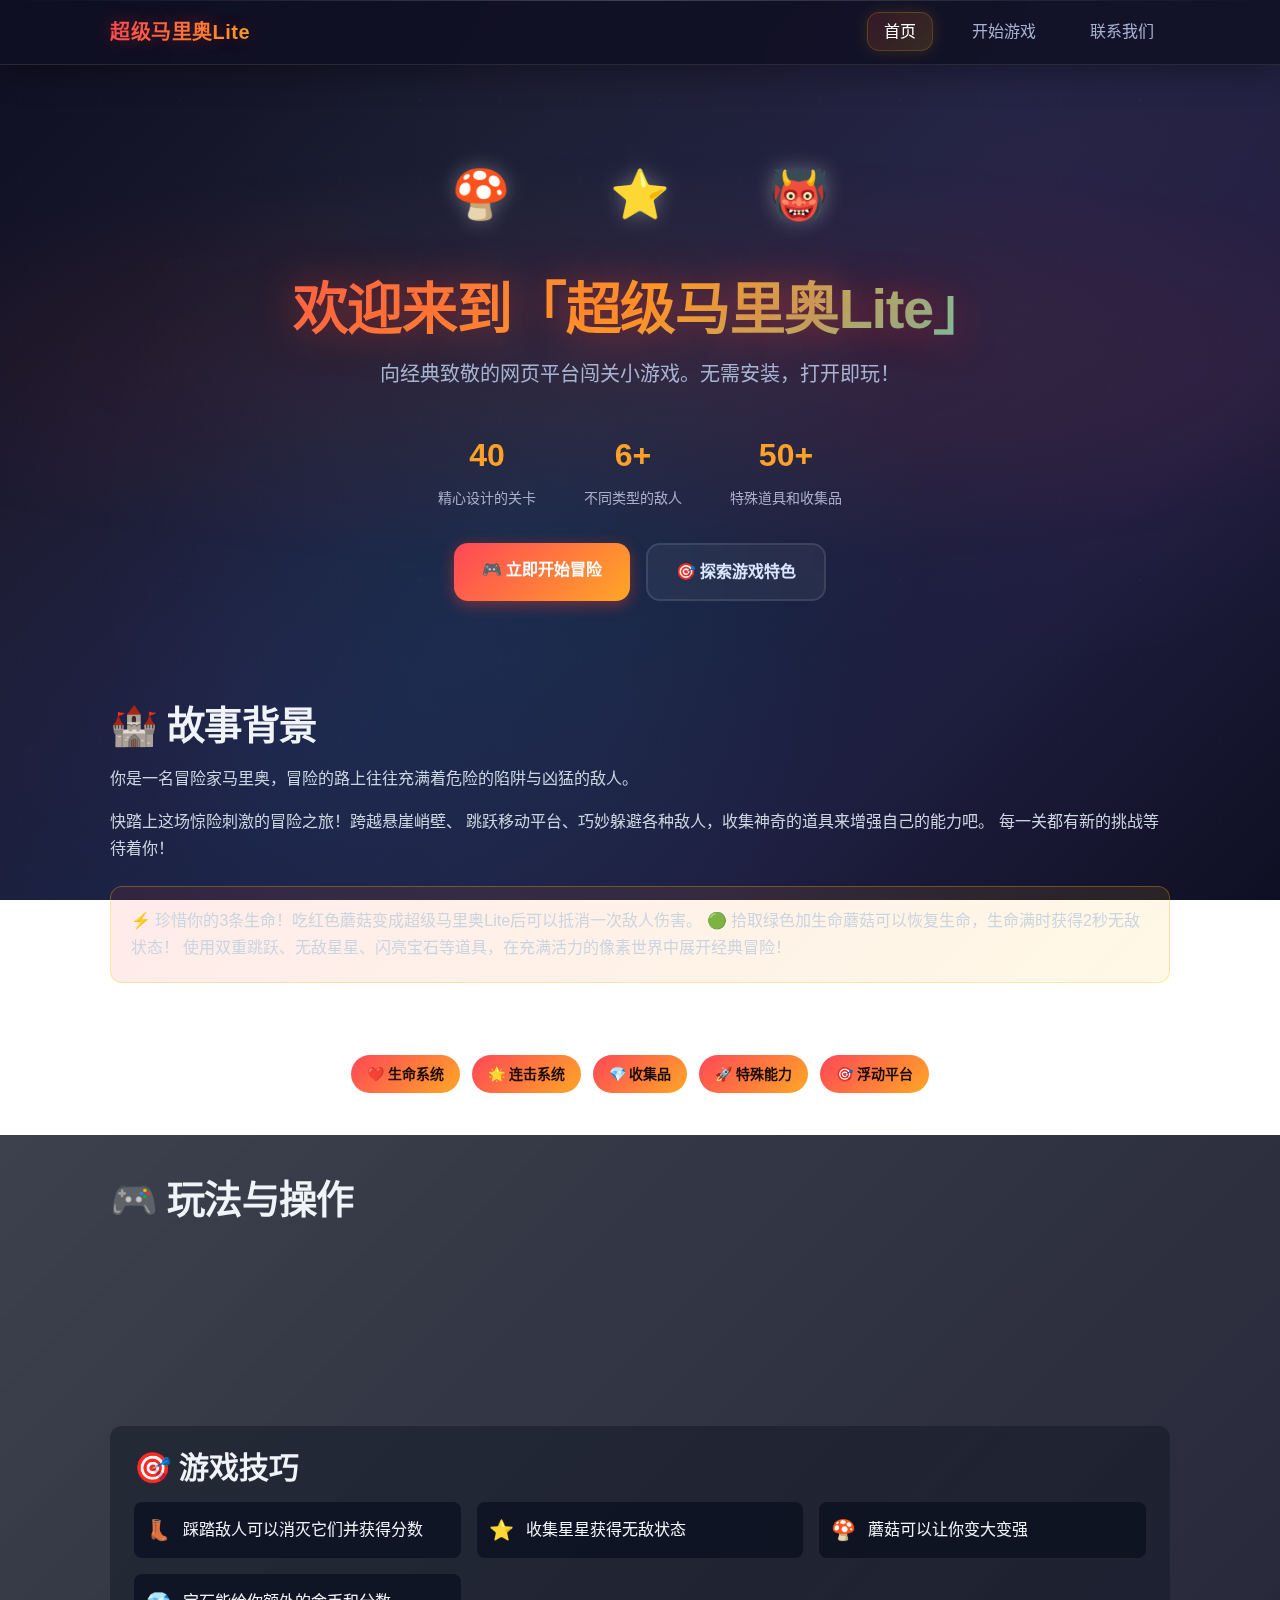
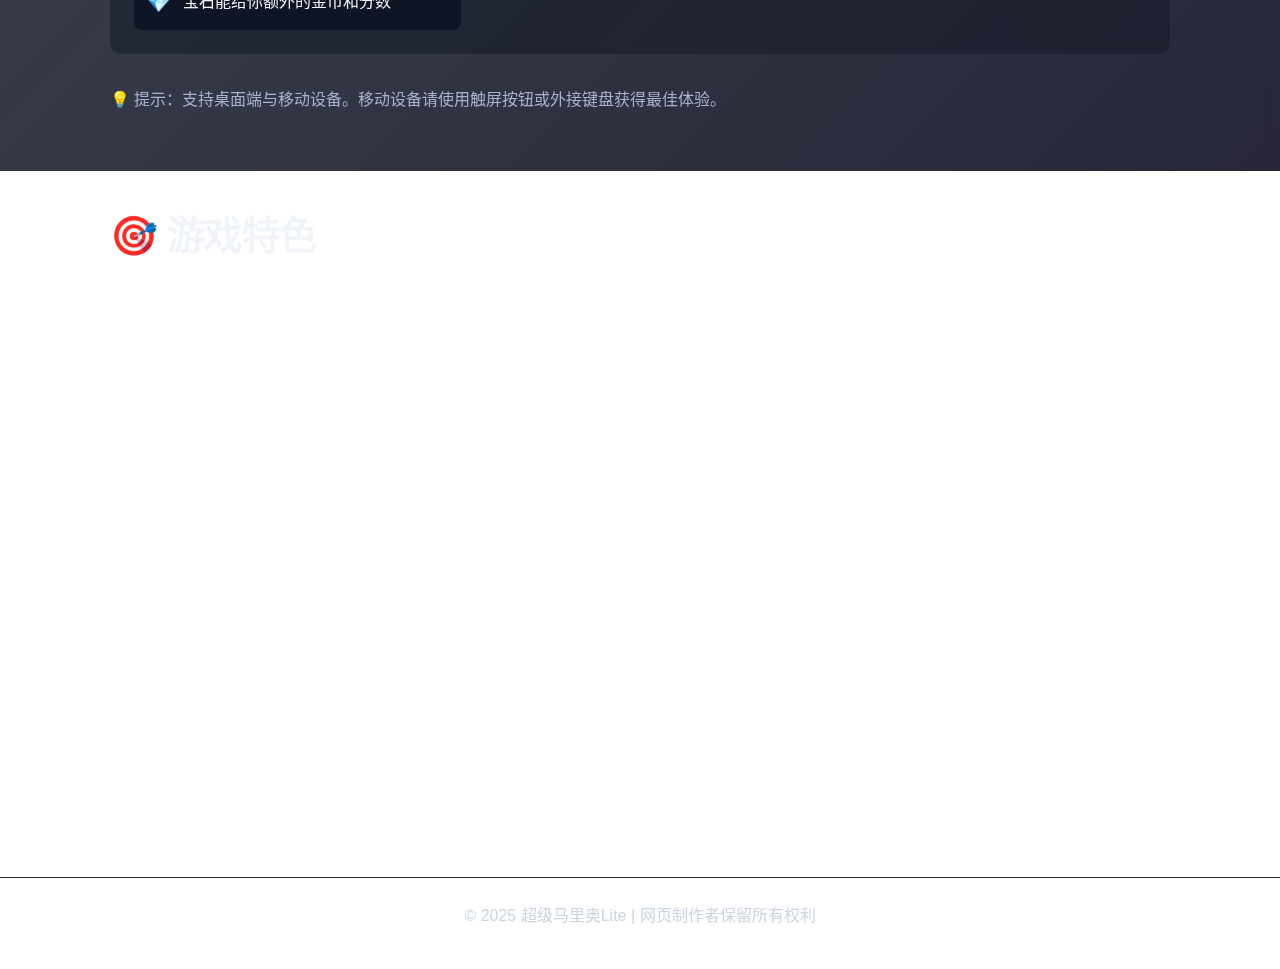
<file: index.html>
<!DOCTYPE html>
<html lang="zh-CN">
  <head>
    <meta charset="UTF-8" />
    <meta name="viewport" content="width=device-width, initial-scale=1" />
    <meta name="description" content="超级马里奥Lite - 经典平台闯关小游戏，键盘操作，网页端游玩。" />
    <title>超级马里奥Lite - 首页</title>
    <link rel="stylesheet" href="css/style.css" />
  </head>
  <body class="page-home">
    <!-- 滚动指示器 -->
    <div class="scroll-indicator"></div>
    
    <!-- 悬浮粒子效果 -->
    <div class="floating-particles"></div>
    
    <header class="site-header">
      <div class="container">
        <div class="brand">
          <a href="index.html" class="logo">超级马里奥Lite</a>
        </div>
        <nav class="site-nav">
          <a class="nav-link active" href="index.html">首页</a>
          <a class="nav-link" href="game.html">开始游戏</a>
          <a class="nav-link" href="contact.html">联系我们</a>
        </nav>
      </div>
    </header>

    <main>
      <section class="hero">
        <div class="container">
          <div class="hero-pixel-art">
            <div class="mario-sprite">🍄</div>
            <div class="coin-sprite rotating">⭐</div>
            <div class="enemy-sprite bouncing">👹</div>
          </div>
          <h1>欢迎来到「超级马里奥Lite」</h1>
          <p class="subtitle">向经典致敬的网页平台闯关小游戏。无需安装，打开即玩！</p>
                          <div class="hero-stats">
                  <div class="stat-item">
                    <span class="stat-number">40</span>
                    <span class="stat-label">精心设计的关卡</span>
                  </div>
                                   <div class="stat-item">
                   <span class="stat-number">6+</span>
                   <span class="stat-label">不同类型的敌人</span>
                 </div>
                  <div class="stat-item">
                    <span class="stat-number">50+</span>
                    <span class="stat-label">特殊道具和收集品</span>
                  </div>
                </div>
          <div class="hero-actions">
            <a class="btn btn-primary pulse" href="game.html">🎮 立即开始冒险</a>
            <a class="btn" href="#features">🎯 探索游戏特色</a>
          </div>
        </div>
      </section>

      <section id="story" class="section">
        <div class="container">
          <h2>🏰 故事背景</h2>
          <div class="story-content">
            <div class="story-text">
              <p>
                你是一名冒险家马里奥，冒险的路上往往充满着危险的陷阱与凶猛的敌人。
              </p>
              <p>
                快踏上这场惊险刺激的冒险之旅！跨越悬崖峭壁、
                跳跃移动平台、巧妙躲避各种敌人，收集神奇的道具来增强自己的能力吧。
                每一关都有新的挑战等待着你！
              </p>
              <p class="story-highlight">
                ⚡ 珍惜你的3条生命！吃红色蘑菇变成超级马里奥Lite后可以抵消一次敌人伤害。
                🟢 拾取绿色加生命蘑菇可以恢复生命，生命满时获得2秒无敌状态！
                使用双重跳跃、无敌星星、闪亮宝石等道具，在充满活力的像素世界中展开经典冒险！
              </p>
            </div>
            <div class="story-features">
              <div class="feature-badge">❤️ 生命系统</div>
              <div class="feature-badge">🌟 连击系统</div>
              <div class="feature-badge">💎 收集品</div>
              <div class="feature-badge">🚀 特殊能力</div>
              <div class="feature-badge">🎯 浮动平台</div>
            </div>
          </div>
        </div>
      </section>

      <section id="howto" class="section section-muted">
        <div class="container">
          <h2>🎮 玩法与操作</h2>
          <div class="controls-grid">
            <div class="control-card">
              <div class="control-icon">⬅️➡️</div>
              <div class="control-title">移动控制</div>
              <div class="control-desc">方向键 ← → 或 A / D</div>
            </div>
            <div class="control-card">
              <div class="control-icon">⬆️</div>
              <div class="control-title">跳跃 & 二段跳</div>
              <div class="control-desc">空格 或 方向键 ↑ 或 W</div>
            </div>
            <div class="control-card">
              <div class="control-icon">⏸️</div>
              <div class="control-title">暂停/继续</div>
              <div class="control-desc">按 P 键</div>
            </div>
            <div class="control-card">
              <div class="control-icon">🔄</div>
              <div class="control-title">重新开始</div>
              <div class="control-desc">按 R 键</div>
            </div>
          </div>
          <div class="gameplay-tips">
            <h3>🎯 游戏技巧</h3>
            <div class="tips-grid">
              <div class="tip-item">
                <span class="tip-emoji">👢</span>
                <span>踩踏敌人可以消灭它们并获得分数</span>
              </div>
              <div class="tip-item">
                <span class="tip-emoji">⭐</span>
                <span>收集星星获得无敌状态</span>
              </div>
              <div class="tip-item">
                <span class="tip-emoji">🍄</span>
                <span>蘑菇可以让你变大变强</span>
              </div>
              <div class="tip-item">
                <span class="tip-emoji">💎</span>
                <span>宝石能给你额外的金币和分数</span>
              </div>
            </div>
          </div>
          <p class="note">💡 提示：支持桌面端与移动设备。移动设备请使用触屏按钮或外接键盘获得最佳体验。</p>
        </div>
      </section>

      <section id="features" class="section">
        <div class="container">
          <h2>🎯 游戏特色</h2>
          <div class="features-grid">
            <div class="feature-card">
              <div class="feature-icon">🎮</div>
              <h3>经典平台跳跃</h3>
              <p>精准的物理引擎与碰撞判定，支持二段跳，体验流畅的复古过关乐趣。</p>
            </div>
            <div class="feature-card">
              <div class="feature-icon">⚡</div>
              <h3>丰富的游戏机制</h3>
              <p>连击系统、状态效果、粒子特效，多种敌人类型和收集品等你探索。</p>
            </div>
            <div class="feature-card">
              <div class="feature-icon">🌟</div>
              <h3>动态关卡设计</h3>
              <p>浮动平台、移动敌人、隐藏道具，每个关卡都有独特的挑战和惊喜。</p>
            </div>
            <div class="feature-card">
              <div class="feature-icon">🎵</div>
              <h3>沉浸式音效</h3>
              <p>经典的音效设计和背景音乐，可自由切换开关，营造完美的游戏氛围。</p>
            </div>
            <div class="feature-card">
              <div class="feature-icon">💻</div>
              <h3>跨平台兼容</h3>
              <p>无需安装，支持桌面和移动设备，优化的触屏控制带来便捷体验。</p>
            </div>
            <div class="feature-card">
              <div class="feature-icon">🏆</div>
              <h3>进度保存</h3>
              <p>自动保存游戏进度，记录最高分数和解锁关卡，随时继续你的冒险。</p>
            </div>
          </div>
        </div>
      </section>
    </main>

    <footer class="site-footer">
      <div class="container">
        <p>© 2025 超级马里奥Lite | 网页制作者保留所有权利</p>
      </div>
    </footer>

    <script>
      // 滚动指示器
      function updateScrollIndicator() {
        const scrollIndicator = document.querySelector('.scroll-indicator');
        const scrollTop = window.pageYOffset;
        const docHeight = document.documentElement.scrollHeight - window.innerHeight;
        const scrollPercent = (scrollTop / docHeight) * 100;
        scrollIndicator.style.transform = `scaleX(${scrollPercent / 100})`;
      }

      // 鼠标跟随光效 - 优化版本
      let mouseX = 50;
      let mouseY = 50;
      let isMouseActive = false;
      
      function handleMouseMove(e) {
        mouseX = (e.clientX / window.innerWidth) * 100;
        mouseY = (e.clientY / window.innerHeight) * 100;
        
        if (!isMouseActive) {
          isMouseActive = true;
          document.body.classList.add('mouse-active');
        }
        
        // 使用 requestAnimationFrame 优化性能
        requestAnimationFrame(() => {
          document.documentElement.style.setProperty('--mouse-x', mouseX + '%');
          document.documentElement.style.setProperty('--mouse-y', mouseY + '%');
        });
      }

      function handleMouseLeave() {
        isMouseActive = false;
        document.body.classList.remove('mouse-active');
      }

      // 创建悬浮粒子 - 优化版本
      function createParticles() {
        const particlesContainer = document.querySelector('.floating-particles');
        const particleCount = 8; // 减少粒子数量
        
        for (let i = 0; i < particleCount; i++) {
          const particle = document.createElement('div');
          particle.className = 'particle';
          
          // 随机位置和延迟，更自然的分布
          particle.style.left = Math.random() * 100 + '%';
          particle.style.animationDelay = (Math.random() * 8) + 's';
          particle.style.animationDuration = (Math.random() * 4 + 6) + 's';
          
          particlesContainer.appendChild(particle);
        }
      }

      // 平滑滚动到锚点
      function smoothScrollToAnchor() {
        document.querySelectorAll('a[href^="#"]').forEach(anchor => {
          anchor.addEventListener('click', function (e) {
            e.preventDefault();
            const target = document.querySelector(this.getAttribute('href'));
            if (target) {
              target.scrollIntoView({
                behavior: 'smooth',
                block: 'start'
              });
            }
          });
        });
      }

      // 元素进入视窗时的动画
      function observeElements() {
        const observer = new IntersectionObserver((entries) => {
          entries.forEach(entry => {
            if (entry.isIntersecting) {
              entry.target.style.opacity = '1';
              entry.target.style.transform = 'translateY(0)';
            }
          });
        }, {
          threshold: 0.1,
          rootMargin: '0px 0px -50px 0px'
        });

        document.querySelectorAll('.feature-card, .control-card, .story-content').forEach(el => {
          el.style.opacity = '0';
          el.style.transform = 'translateY(20px)';
          el.style.transition = 'opacity 0.6s ease, transform 0.6s ease';
          observer.observe(el);
        });
      }

      // 初始化所有效果
      document.addEventListener('DOMContentLoaded', function() {
        updateScrollIndicator();
        createParticles();
        smoothScrollToAnchor();
        observeElements();
        
        // 事件监听器
        window.addEventListener('scroll', updateScrollIndicator);
        document.addEventListener('mousemove', handleMouseMove);
        document.addEventListener('mouseleave', handleMouseLeave);
        
        // 页面加载完成后的额外效果
        setTimeout(() => {
          document.body.style.opacity = '1';
        }, 100);
      });

      // 防抖函数
      function debounce(func, wait) {
        let timeout;
        return function executedFunction(...args) {
          const later = () => {
            clearTimeout(timeout);
            func(...args);
          };
          clearTimeout(timeout);
          timeout = setTimeout(later, wait);
        };
      }

      // 优化滚动性能
      window.addEventListener('scroll', debounce(updateScrollIndicator, 10));
    </script>
  </body>
  </html>
</file>
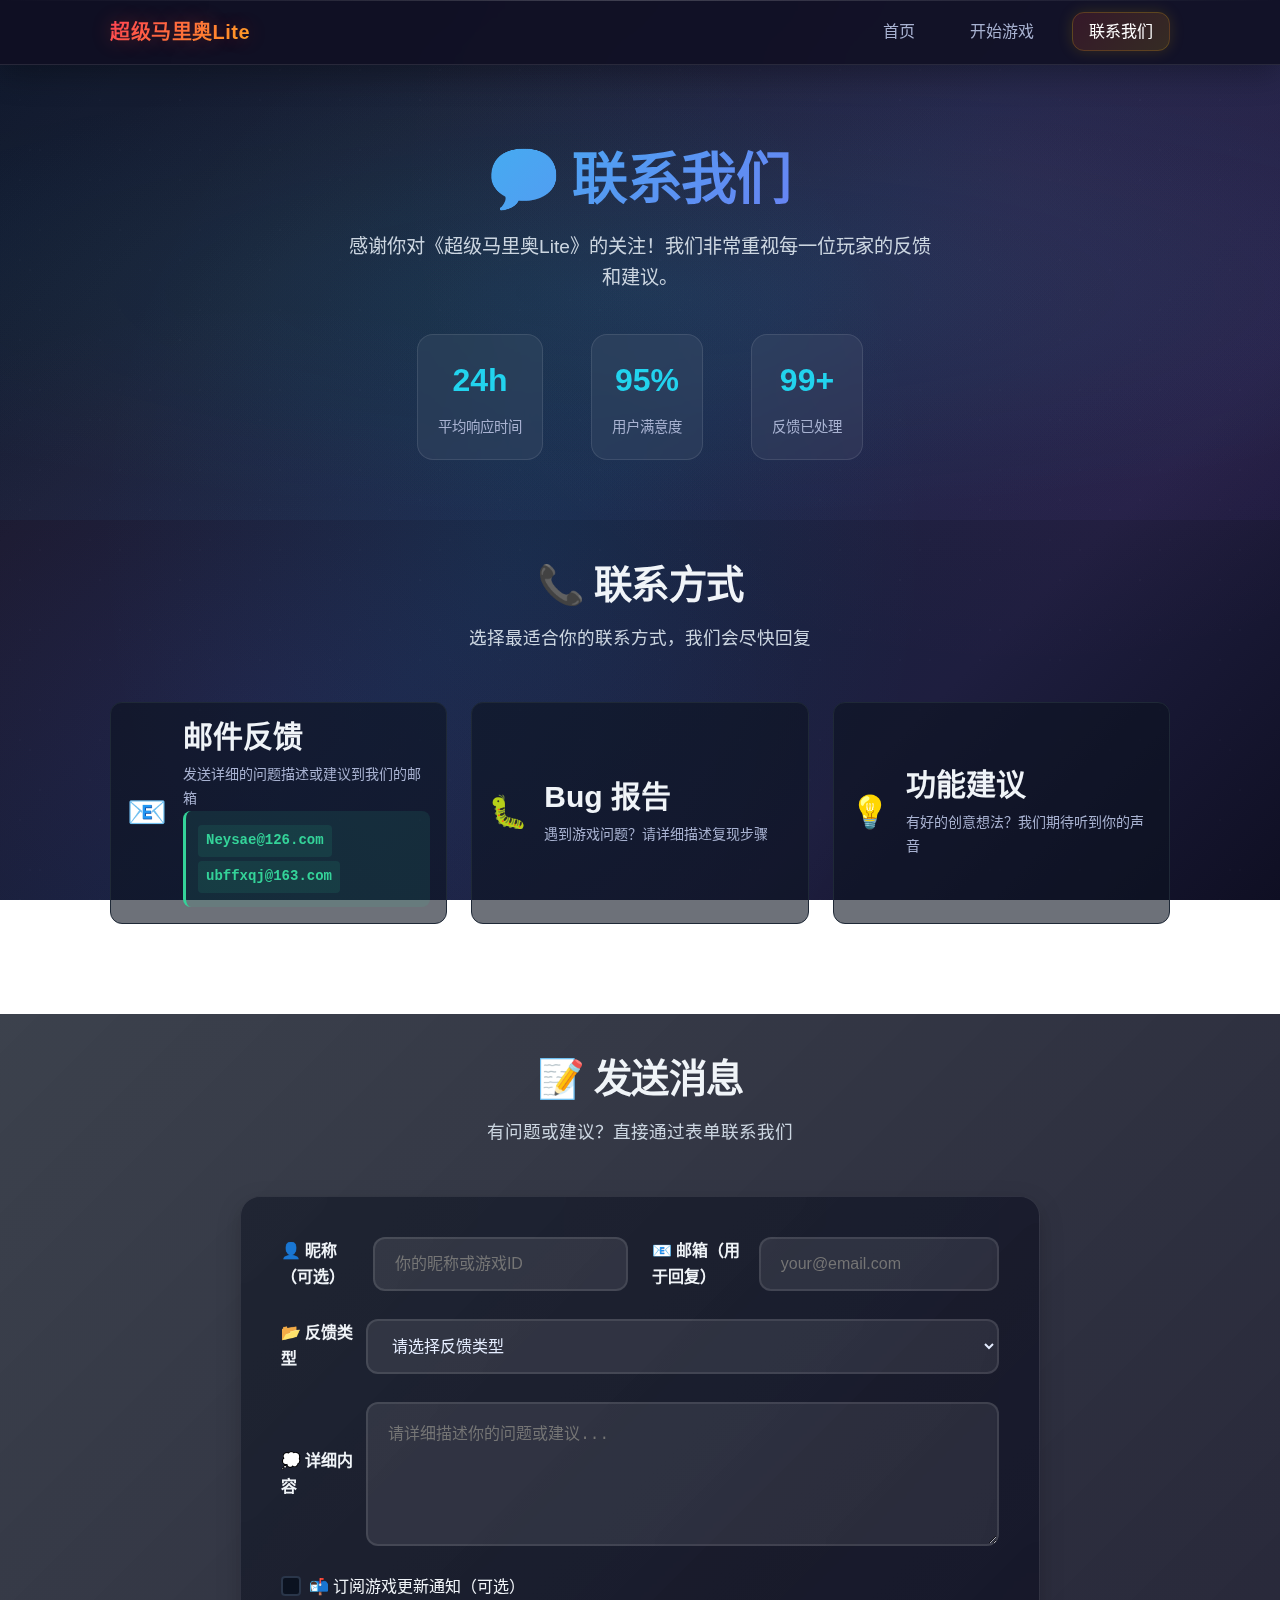
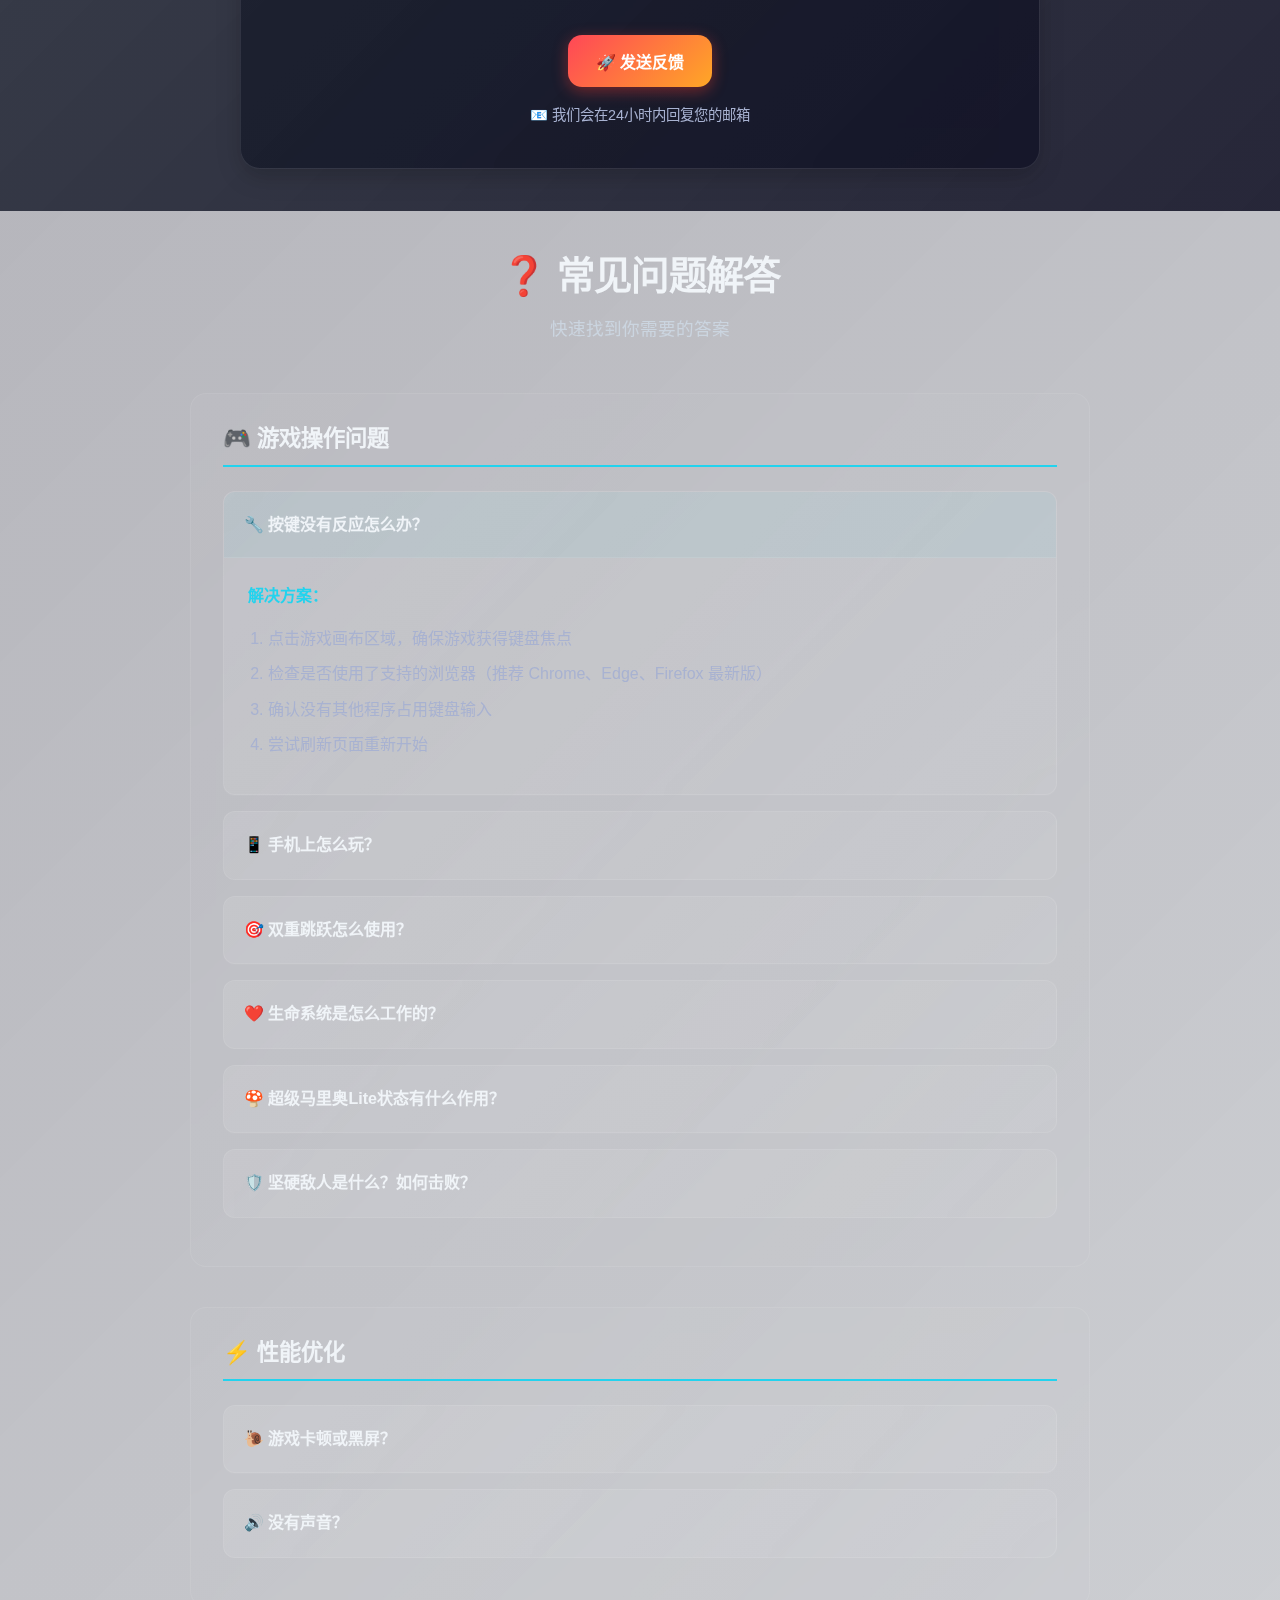
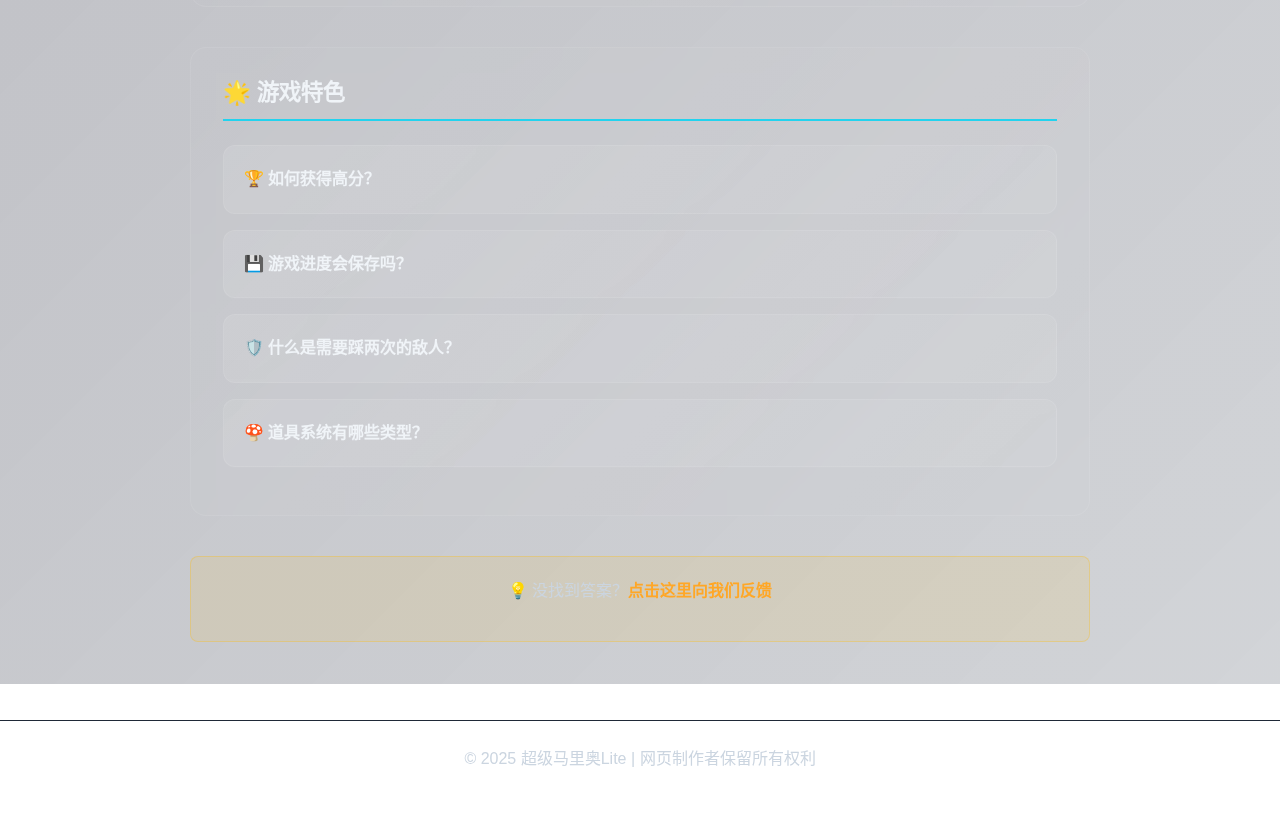
<file: contact.html>
<!DOCTYPE html>
<html lang="zh-CN">
  <head>
    <meta charset="UTF-8" />
    <meta name="viewport" content="width=device-width, initial-scale=1" />
    <meta name="description" content="联系开发者与常见问题 - 超级马里奥Lite网页小游戏。" />
    <title>超级马里奥Lite - 联系我们 / 遇到问题</title>
    <link rel="stylesheet" href="css/style.css" />
  </head>
  <body class="page-contact">
    <!-- 滚动指示器 -->
    <div class="scroll-indicator"></div>
    
    <!-- 悬浮粒子效果 -->
    <div class="floating-particles"></div>
    
    <header class="site-header">
      <div class="container">
        <div class="brand">
          <a href="index.html" class="logo">超级马里奥Lite</a>
        </div>
        <nav class="site-nav">
          <a class="nav-link" href="index.html">首页</a>
          <a class="nav-link" href="game.html">开始游戏</a>
          <a class="nav-link active" href="contact.html">联系我们</a>
        </nav>
      </div>
    </header>

    <main>
      <!-- Hero Section -->
      <section class="contact-hero">
        <div class="container">
          <div class="hero-content">
            <h1 class="contact-title">💬 联系我们</h1>
            <p class="contact-subtitle">感谢你对《超级马里奥Lite》的关注！我们非常重视每一位玩家的反馈和建议。</p>
            <div class="contact-stats">
              <div class="stat-item">
                <span class="stat-number">24h</span>
                <span class="stat-label">平均响应时间</span>
              </div>
              <div class="stat-item">
                <span class="stat-number">95%</span>
                <span class="stat-label">用户满意度</span>
              </div>
              <div class="stat-item">
                <span class="stat-number">99+</span>
                <span class="stat-label">反馈已处理</span>
              </div>
            </div>
          </div>
        </div>
      </section>

      <!-- Contact Methods Section -->
      <section class="section">
        <div class="container">
          <div class="section-header">
            <h2>📞 联系方式</h2>
            <p>选择最适合你的联系方式，我们会尽快回复</p>
          </div>
            
            <div class="contact-methods">
              <div class="contact-item">
                <div class="contact-icon">📧</div>
                <div class="contact-info">
                  <h3>邮件反馈</h3>
                  <p>发送详细的问题描述或建议到我们的邮箱</p>
                  <p class="email-addresses">
                    <a href="mailto:Neysae@126.com" class="email-link">Neysae@126.com</a><br>
                    <a href="mailto:ubffxqj@163.com" class="email-link">ubffxqj@163.com</a>
                  </p>
                </div>
              </div>
              <div class="contact-item">
                <div class="contact-icon">🐛</div>
                <div class="contact-info">
                  <h3>Bug 报告</h3>
                  <p>遇到游戏问题？请详细描述复现步骤</p>
                </div>
              </div>
              <div class="contact-item">
                <div class="contact-icon">💡</div>
                <div class="contact-info">
                  <h3>功能建议</h3>
                  <p>有好的创意想法？我们期待听到你的声音</p>
                </div>
              </div>
            </div>
        </div>
      </section>

      <!-- Contact Form Section -->
      <section class="section section-muted">
        <div class="container">
          <div class="section-header">
            <h2>📝 发送消息</h2>
            <p>有问题或建议？直接通过表单联系我们</p>
          </div>
          
          <div class="form-container">
            <form class="contact-form" onsubmit="handleSubmit(event);">
              <div class="form-row">
                <div class="form-group">
                  <label for="name">
                    👤 昵称（可选）
                    <input type="text" id="name" name="name" placeholder="你的昵称或游戏ID" />
                  </label>
                </div>
                <div class="form-group">
                  <label for="email">
                    📧 邮箱（用于回复）
                    <input type="email" id="email" name="email" placeholder="your@email.com" required />
                  </label>
                </div>
              </div>
              <div class="form-group">
                <label for="category">
                  📂 反馈类型
                  <select id="category" name="category" required>
                    <option value="">请选择反馈类型</option>
                    <option value="bug">🐛 Bug 报告</option>
                    <option value="suggestion">💡 功能建议</option>
                    <option value="feedback">📝 游戏体验反馈</option>
                    <option value="other">❓ 其他问题</option>
                  </select>
                </label>
              </div>
              <div class="form-group">
                <label for="message">
                  💭 详细内容
                  <textarea id="message" name="message" rows="6" placeholder="请详细描述你的问题或建议..." required></textarea>
                </label>
              </div>
              <div class="form-group">
                <label class="checkbox-label">
                  <input type="checkbox" id="subscribe" name="subscribe" />
                  <span class="checkmark"></span>
                  📬 订阅游戏更新通知（可选）
                </label>
              </div>
              <div class="form-actions">
                <button type="submit" class="btn btn-primary">🚀 发送反馈</button>
                <p class="form-note">📧 我们会在24小时内回复您的邮箱</p>
              </div>
            </form>
          </div>
        </div>
      </section>

      <!-- FAQ Section -->
      <section class="section faq-section">
        <div class="container">
          <div class="section-header">
            <h2>❓ 常见问题解答</h2>
            <p>快速找到你需要的答案</p>
          </div>
          
          <div class="faq-container">
            
            <div class="faq-category">
              <h3>🎮 游戏操作问题</h3>
              <details open>
                <summary>🔧 按键没有反应怎么办？</summary>
                <div class="faq-content">
                  <p><strong>解决方案：</strong></p>
                  <ol>
                    <li>点击游戏画布区域，确保游戏获得键盘焦点</li>
                    <li>检查是否使用了支持的浏览器（推荐 Chrome、Edge、Firefox 最新版）</li>
                    <li>确认没有其他程序占用键盘输入</li>
                    <li>尝试刷新页面重新开始</li>
                  </ol>
                </div>
              </details>
              
              <details>
                <summary>📱 手机上怎么玩？</summary>
                <div class="faq-content">
                  <p>游戏支持移动设备！</p>
                  <ul>
                    <li><strong>触屏控制：</strong>使用屏幕下方的虚拟按钮</li>
                    <li><strong>最佳体验：</strong>横屏游玩 + 外接蓝牙键盘</li>
                    <li><strong>注意：</strong>部分复杂操作在手机上可能有延迟</li>
                  </ul>
                </div>
              </details>
              
              <details>
                <summary>🎯 双重跳跃怎么使用？</summary>
                <div class="faq-content">
                  <p>在空中时再次按跳跃键即可执行二段跳！</p>
                  <p>💡 <strong>小技巧：</strong>二段跳有独特的音效，善用它可以到达更高的平台。</p>
                </div>
              </details>
              
              <details>
                <summary>❤️ 生命系统是怎么工作的？</summary>
                <div class="faq-content">
                  <p><strong>生命机制：</strong></p>
                  <ul>
                    <li>🔴 初始拥有3条生命</li>
                    <li>⚡ 碰触敌人扣除1条生命，获得2秒无敌时间</li>
                    <li>🟢 拾取绿色加生命蘑菇恢复1格生命</li>
                    <li>✨ 生命满时拾取加生命蘑菇获得2秒无敌状态</li>
                    <li>🕳️ 掉入虚空扣除1条生命，重置到安全位置</li>
                    <li>💀 所有生命耗尽时游戏结束，需要重新开始</li>
                  </ul>
                  <p>💡 <strong>策略提示：</strong>合理利用无敌时间穿越危险区域！</p>
                </div>
              </details>
              
              <details>
                <summary>🍄 超级马里奥Lite状态有什么作用？</summary>
                <div class="faq-content">
                  <p><strong>蘑菇道具效果：</strong></p>
                  <ul>
                    <li>🍄 吃蘑菇后变成超级马里奥Lite（显示橙色“超级马里奥Lite”状态）</li>
                    <li>🛡️ 巨大化状态下可以抵消一次敌人伤害</li>
                    <li>📏 被敌人碰触后变回正常大小，不扣生命</li>
                    <li>⭐ 变小后获得2秒无敌时间保护</li>
                    <li>🎯 这是经典马里奥游戏的核心机制</li>
                  </ul>
                  <p>💡 <strong>战术建议：</strong>尽量保持超级状态，它是你的护身符！</p>
                </div>
              </details>
              
              <details>
                <summary>🛡️ 坚硬敌人是什么？如何击败？</summary>
                <div class="faq-content">
                  <p><strong>坚硬敌人特征：</strong></p>
                  <ul>
                    <li>🔵 深蓝色护甲外观，橙色机械眼睛</li>
                    <li>💪 需要踩踏2次才能完全击败</li>
                    <li>⚡ 每次受伤后有0.5秒无敌时间</li>
                    <li>📊 头顶显示受伤次数指示器</li>
                    <li>🔴 受伤时会闪烁并播放受伤音效</li>
                    <li>💀 第2次踩踏时播放击败音效和金色粒子</li>
                  </ul>
                  <p>💡 <strong>击败策略：</strong>连续跳跃攻击，利用每次踩踏的反弹效果！</p>
                </div>
              </details>
            </div>
            
            <div class="faq-category">
              <h3>⚡ 性能优化</h3>
              <details>
                <summary>🐌 游戏卡顿或黑屏？</summary>
                <div class="faq-content">
                  <p><strong>尝试以下解决方案：</strong></p>
                  <ol>
                    <li>刷新页面重新加载游戏</li>
                    <li>关闭其他占用资源的浏览器标签</li>
                    <li>降低浏览器缩放比例（建议100%）</li>
                    <li>检查电脑性能，关闭不必要的后台程序</li>
                    <li>尝试关闭音效或音乐来提升性能</li>
                  </ol>
                </div>
              </details>
              
              <details>
                <summary>🔊 没有声音？</summary>
                <div class="faq-content">
                  <p>检查以下设置：</p>
                  <ul>
                    <li>确认浏览器允许网站播放音频</li>
                    <li>检查游戏内音效和音乐开关</li>
                    <li>确认系统音量和浏览器音量设置</li>
                    <li>有些浏览器需要用户交互后才能播放音频</li>
                  </ul>
                </div>
              </details>
            </div>
            
            <div class="faq-category">
              <h3>🌟 游戏特色</h3>
              <details>
                <summary>🏆 如何获得高分？</summary>
                <div class="faq-content">
                  <p><strong>高分技巧：</strong></p>
                  <ul>
                    <li>🥾 连续踩踏敌人获得连击奖励</li>
                    <li>⭐ 收集星星获得无敌状态和额外分数</li>
                    <li>💎 寻找隐藏的宝石获得额外金币</li>
                    <li>🍄 使用蘑菇增强能力</li>
                    <li>🎯 完美通关每个关卡</li>
                  </ul>
                </div>
              </details>
              
              <details>
                <summary>💾 游戏进度会保存吗？</summary>
                <div class="faq-content">
                  <p>是的！游戏会自动保存：</p>
                  <ul>
                    <li>🏅 最高分数记录</li>
                    <li>🪙 累计金币数量</li>
                    <li>🗺️ 已解锁的关卡</li>
                  </ul>
                  <p><em>数据存储在浏览器本地，清除浏览器数据会丢失进度。</em></p>
                </div>
              </details>
              
              <details>
                <summary>🛡️ 什么是需要踩两次的敌人？</summary>
                <div class="faq-content">
                  <p><strong>装甲敌人特征：</strong></p>
                  <ul>
                    <li>🟣 深蓝紫色装甲外观，顶部有血条显示</li>
                    <li>⚔️ 第一次踩踏：敌人进入眩晕状态1.5秒（橙色闪烁）</li>
                    <li>💀 第二次踩踏：彻底消灭敌人</li>
                    <li>💰 击败奖励：第一次100分，第二次400分</li>
                    <li>✨ 特殊效果：击中和击杀都有独特的音效和粒子效果</li>
                  </ul>
                  <p><em>策略提示：眩晕期间敌人暂停移动，是进行第二次攻击的最佳时机！</em></p>
                </div>
              </details>
              
              <details>
                <summary>🍄 道具系统有哪些类型？</summary>
                <div class="faq-content">
                  <p><strong>道具种类说明：</strong></p>
                  <ul>
                    <li>🔴 红色蘑菇：增大玩家尺寸和速度，提供额外保护</li>
                    <li>🟢 绿色加生命蘑菇：恢复1格生命，满血时获得2秒无敌</li>
                    <li>⭐ 无敌星星：获得临时无敌状态，可以撞击敌人</li>
                    <li>💎 闪亮宝石：高价值收集品，提供大量金币和分数</li>
                    <li>🪙 金币：基础收集品，每枚增加分数和金币数</li>
                  </ul>
                  <p><strong>视觉特效：</strong></p>
                  <ul>
                    <li>🎆 拾取道具时有独特的粒子效果</li>
                    <li>✨ 金币有动态闪烁和浮动效果</li>
                    <li>💎 宝石有旋转和闪光效果</li>
                  </ul>
                  <p><em>收集提示：优先收集稀有道具，它们的效果更加强大！</em></p>
                </div>
              </details>
            </div>
            
            <div class="help-contact">
              <p>💡 没找到答案？<a href="#feedback">点击这里向我们反馈</a></p>
            </div>
          </div>
        </div>
      </section>
    </main>

    <footer class="site-footer">
      <div class="container">
        <p>© 2025 超级马里奥Lite | 网页制作者保留所有权利</p>
      </div>
    </footer>

    <script>
      function handleSubmit(event) {
        event.preventDefault();
        
        const form = event.target;
        const formData = new FormData(form);
        const data = Object.fromEntries(formData);
        
        // 模拟提交延迟
        const submitBtn = form.querySelector('button[type="submit"]');
        const originalText = submitBtn.innerHTML;
        submitBtn.innerHTML = '🚀 发送中...';
        submitBtn.disabled = true;
        
        setTimeout(() => {
          // 根据反馈类型显示不同的感谢信息
          let message = '感谢你的反馈！我们会认真处理每一条意见。';
          
          switch(data.category) {
            case 'bug':
              message = '🐛 Bug 报告已收到！我们的技术团队会尽快修复。';
              break;
            case 'suggestion':
              message = '💡 创意建议已收到！好的想法可能会在未来版本中实现。';
              break;
            case 'feedback':
              message = '📝 体验反馈已收到！你的意见对我们非常宝贵。';
              break;
            default:
              message = '📬 你的留言已收到！我们会在24小时内回复。';
          }
          
          if (data.subscribe) {
            message += '\\n\\n📬 你已订阅游戏更新通知！';
          }
          
          alert(message);
          form.reset();
          submitBtn.innerHTML = originalText;
          submitBtn.disabled = false;
          
          // 更新统计数字
          updateStats();
        }, 2000);
      }
      
      function updateStats() {
        const statNumbers = document.querySelectorAll('.feedback-stats .stat-number');
        if (statNumbers[0]) {
          let current = parseInt(statNumbers[0].textContent);
          statNumbers[0].textContent = current + 1;
        }
      }
      
      // 表单验证增强
      document.addEventListener('DOMContentLoaded', function() {
        const form = document.querySelector('.contact-form');
        const inputs = form.querySelectorAll('input[required], select[required], textarea[required]');
        
        inputs.forEach(input => {
          input.addEventListener('blur', function() {
            validateField(this);
          });
          
          input.addEventListener('input', function() {
            if (this.classList.contains('error')) {
              validateField(this);
            }
          });
        });
        
        function validateField(field) {
          const isValid = field.checkValidity();
          field.classList.toggle('error', !isValid);
          
          let errorMsg = field.parentNode.querySelector('.error-message');
          if (!isValid) {
            if (!errorMsg) {
              errorMsg = document.createElement('div');
              errorMsg.className = 'error-message';
              field.parentNode.appendChild(errorMsg);
            }
            
            if (field.type === 'email') {
              errorMsg.textContent = '请输入有效的邮箱地址';
            } else if (field.tagName === 'SELECT') {
              errorMsg.textContent = '请选择一个选项';
            } else {
              errorMsg.textContent = '此字段为必填项';
            }
          } else if (errorMsg) {
            errorMsg.remove();
          }
        }
      });

      // 添加视觉特效 - 与首页相同的代码
      // 滚动指示器
      function updateScrollIndicator() {
        const scrollIndicator = document.querySelector('.scroll-indicator');
        const scrollTop = window.pageYOffset;
        const docHeight = document.documentElement.scrollHeight - window.innerHeight;
        const scrollPercent = (scrollTop / docHeight) * 100;
        scrollIndicator.style.transform = `scaleX(${scrollPercent / 100})`;
      }

      // 鼠标跟随光效 - 优化版本
      let mouseX = 50;
      let mouseY = 50;
      let isMouseActive = false;
      
      function handleMouseMove(e) {
        mouseX = (e.clientX / window.innerWidth) * 100;
        mouseY = (e.clientY / window.innerHeight) * 100;
        
        if (!isMouseActive) {
          isMouseActive = true;
          document.body.classList.add('mouse-active');
        }
        
        requestAnimationFrame(() => {
          document.documentElement.style.setProperty('--mouse-x', mouseX + '%');
          document.documentElement.style.setProperty('--mouse-y', mouseY + '%');
        });
      }

      function handleMouseLeave() {
        isMouseActive = false;
        document.body.classList.remove('mouse-active');
      }

      // 创建悬浮粒子 - 优化版本
      function createParticles() {
        const particlesContainer = document.querySelector('.floating-particles');
        const particleCount = 6; // 联系页面粒子更少
        
        for (let i = 0; i < particleCount; i++) {
          const particle = document.createElement('div');
          particle.className = 'particle';
          
          particle.style.left = Math.random() * 100 + '%';
          particle.style.animationDelay = (Math.random() * 8) + 's';
          particle.style.animationDuration = (Math.random() * 4 + 6) + 's';
          
          particlesContainer.appendChild(particle);
        }
      }

      // 初始化特效
      updateScrollIndicator();
      createParticles();
      
      window.addEventListener('scroll', updateScrollIndicator);
      document.addEventListener('mousemove', handleMouseMove);
      document.addEventListener('mouseleave', handleMouseLeave);
    </script>
  </body>
  </html>
</file>
<file: css/style.css>
:root {
  --bg: #0f0f23;
  --bg-secondary: #1a1a2e;
  --bg-tertiary: #16213e;
  --panel: #1e1e3f;
  --panel-light: rgba(255, 255, 255, 0.05);
  --muted: #a8b2d1;
  --text: #f0f4f8;
  --text-secondary: #cbd5e0;
  --brand: #ff4757;
  --brand-2: #ffa726;
  --brand-3: #ff6b6b;
  --accent: #22d3ee;
  --accent-secondary: #4fd1c7;
  --success: #34d399;
  --warning: #f59e0b;
  --danger: #ef4444;
  --purple: #8b5cf6;
  --pink: #ec4899;
  
  /* Gradients */
  --gradient-primary: linear-gradient(135deg, var(--brand), var(--brand-2));
  --gradient-secondary: linear-gradient(135deg, var(--accent), var(--accent-secondary));
  --gradient-bg: linear-gradient(135deg, var(--bg) 0%, var(--bg-secondary) 50%, var(--bg-tertiary) 100%);
  --gradient-glass: linear-gradient(135deg, rgba(255, 255, 255, 0.1), rgba(255, 255, 255, 0.05));
  
  /* Shadows */
  --shadow-sm: 0 2px 4px rgba(0, 0, 0, 0.1);
  --shadow-md: 0 4px 12px rgba(0, 0, 0, 0.15);
  --shadow-lg: 0 8px 25px rgba(0, 0, 0, 0.2);
  --shadow-xl: 0 15px 35px rgba(0, 0, 0, 0.3);
  --shadow-glow: 0 0 20px rgba(34, 211, 238, 0.3);
  
  /* Border radius */
  --radius-sm: 6px;
  --radius-md: 10px;
  --radius-lg: 16px;
  --radius-xl: 20px;
  --radius-full: 50px;
}

* { box-sizing: border-box; }
html, body { height: 100%; }
body {
  margin: 0;
  font-family: -apple-system, BlinkMacSystemFont, 'Segoe UI', Roboto, 'Helvetica Neue', Arial, 'Noto Sans', 'PingFang SC', 'Hiragino Sans GB', 'Microsoft YaHei', sans-serif;
  color: var(--text);
  background: 
    radial-gradient(ellipse 800px 600px at 20% 80%, rgba(139, 92, 246, 0.08), transparent 70%),
    radial-gradient(ellipse 900px 700px at 80% 20%, rgba(236, 72, 153, 0.08), transparent 70%),
    radial-gradient(ellipse 600px 800px at 40% 60%, rgba(34, 211, 238, 0.06), transparent 70%),
    linear-gradient(135deg, #0f0f23 0%, #1a1a2e 25%, #16213e 50%, #1e1e3f 75%, #0f0f23 100%);
  min-height: 100vh;
  position: relative;
  line-height: 1.6;
  font-size: 16px;
  font-weight: 400;
  -webkit-font-smoothing: antialiased;
  -moz-osx-font-smoothing: grayscale;
  background-attachment: fixed;
  background-size: 100% 100%;
}

/* Typography Scale */
h1, h2, h3, h4, h5, h6 {
  margin: 0 0 1rem 0;
  font-weight: 700;
  line-height: 1.2;
  color: var(--text);
}

h1 {
  font-size: clamp(2.5rem, 4vw, 4rem);
  font-weight: 800;
  letter-spacing: -0.025em;
}

h2 {
  font-size: clamp(2rem, 3vw, 2.5rem);
  font-weight: 700;
  letter-spacing: -0.02em;
}

h3 {
  font-size: clamp(1.5rem, 2.5vw, 1.875rem);
  font-weight: 600;
}

h4 {
  font-size: clamp(1.25rem, 2vw, 1.5rem);
  font-weight: 600;
}

p {
  margin: 0 0 1rem 0;
  color: var(--text-secondary);
  line-height: 1.7;
}

.text-muted {
  color: var(--muted);
}

.text-accent {
  color: var(--accent);
}

.text-gradient {
  background: var(--gradient-primary);
  -webkit-background-clip: text;
  -webkit-text-fill-color: transparent;
  background-clip: text;
}

body::before {
  content: '';
  position: fixed;
  top: 0;
  left: 0;
  width: 100%;
  height: 120%;
  background: 
    url("data:image/svg+xml,%3Csvg width='80' height='80' viewBox='0 0 80 80' xmlns='http://www.w3.org/2000/svg'%3E%3Cg fill='none' fill-rule='evenodd'%3E%3Cg fill='%23ffffff' fill-opacity='0.03'%3E%3Ccircle cx='20' cy='20' r='1'/%3E%3Ccircle cx='60' cy='40' r='0.5'/%3E%3Ccircle cx='40' cy='70' r='1'/%3E%3C/g%3E%3C/g%3E%3C/svg%3E"),
    url("data:image/svg+xml,%3Csvg width='120' height='120' viewBox='0 0 120 120' xmlns='http://www.w3.org/2000/svg'%3E%3Cg fill='none' fill-rule='evenodd'%3E%3Cg fill='%23ffffff' fill-opacity='0.02'%3E%3Ccircle cx='30' cy='30' r='1.5'/%3E%3Ccircle cx='90' cy='60' r='1'/%3E%3Ccircle cx='60' cy='100' r='0.5'/%3E%3C/g%3E%3C/g%3E%3C/svg%3E");
  pointer-events: none;
  z-index: -1;
  animation: starfield 25s linear infinite;
  opacity: 0.8;
}

@keyframes starfield {
  0% { transform: translateY(0); }
  100% { transform: translateY(-60px); }
}

/* 鼠标跟随光效 - 更柔和的版本 */
body::after {
  content: '';
  position: fixed;
  top: 0;
  left: 0;
  width: 100%;
  height: 100%;
  background: radial-gradient(800px at var(--mouse-x, 50%) var(--mouse-y, 50%), rgba(34, 211, 238, 0.03) 0%, rgba(139, 92, 246, 0.02) 30%, transparent 60%);
  pointer-events: none;
  z-index: -1;
  opacity: 0;
  transition: opacity 0.5s ease;
}

body.mouse-active::after {
  opacity: 1;
}

/* 页面加载动画 */
@keyframes pageLoad {
  0% {
    opacity: 0;
    transform: translateY(20px);
  }
  100% {
    opacity: 1;
    transform: translateY(0);
  }
}

/* 页面加载动画应用到主要元素 */
main .container {
  animation: pageLoad 0.8s ease-out;
}

/* 滚动指示器 */
.scroll-indicator {
  position: fixed;
  top: 0;
  left: 0;
  width: 100%;
  height: 3px;
  background: linear-gradient(90deg, var(--brand), var(--brand-2), var(--accent));
  transform-origin: left;
  transform: scaleX(0);
  z-index: 9999;
  transition: transform 0.3s ease;
}

/* 悬浮粒子效果 */
.floating-particles {
  position: fixed;
  top: 0;
  left: 0;
  width: 100%;
  height: 100%;
  pointer-events: none;
  z-index: -1;
}

.particle {
  position: absolute;
  width: 2px;
  height: 2px;
  background: radial-gradient(circle, rgba(34, 211, 238, 0.4) 0%, rgba(139, 92, 246, 0.2) 50%, transparent 100%);
  border-radius: 50%;
  animation: float 8s ease-in-out infinite;
}

.particle:nth-child(even) {
  background: radial-gradient(circle, rgba(139, 92, 246, 0.3) 0%, rgba(236, 72, 153, 0.15) 50%, transparent 100%);
  animation-duration: 10s;
}

@keyframes float {
  0% {
    transform: translateY(100vh) translateX(0) rotate(0deg) scale(0);
    opacity: 0;
  }
  5% {
    opacity: 1;
    transform: translateY(95vh) translateX(0) rotate(18deg) scale(1);
  }
  50% {
    transform: translateY(50vh) translateX(20px) rotate(180deg) scale(1.2);
  }
  95% {
    opacity: 1;
    transform: translateY(5vh) translateX(-10px) rotate(342deg) scale(0.8);
  }
  100% {
    transform: translateY(-5vh) translateX(0) rotate(360deg) scale(0);
    opacity: 0;
  }
}

.container {
  width: 100%;
  max-width: 1100px;
  margin: 0 auto;
  padding: 0 20px;
}

.site-header {
  position: sticky;
  top: 0;
  z-index: 10;
  background: rgba(15, 15, 35, 0.85);
  backdrop-filter: blur(20px);
  border-bottom: 1px solid rgba(255, 255, 255, 0.1);
  box-shadow: 0 8px 32px rgba(0, 0, 0, 0.3);
  transition: all 0.3s ease;
}

.site-header::before {
  content: '';
  position: absolute;
  top: 0;
  left: 0;
  right: 0;
  height: 1px;
  background: linear-gradient(90deg, transparent, rgba(255, 255, 255, 0.2), transparent);
}
.site-header .container {
  display: flex;
  align-items: center;
  justify-content: space-between;
  height: 64px;
}
.logo {
  color: #fff;
  text-decoration: none;
  font-weight: 800;
  font-size: 20px;
  letter-spacing: 0.5px;
  background: linear-gradient(135deg, var(--brand), var(--brand-2));
  -webkit-background-clip: text;
  -webkit-text-fill-color: transparent;
  background-clip: text;
  text-shadow: 0 0 20px rgba(255, 59, 48, 0.3);
  transition: all 0.3s ease;
}

.logo:hover {
  transform: scale(1.05);
  filter: brightness(1.2);
}

.site-nav .nav-link {
  color: var(--muted);
  margin-left: 18px;
  text-decoration: none;
  padding: 10px 16px;
  border-radius: 12px;
  font-weight: 500;
  position: relative;
  transition: all 0.3s ease;
  overflow: hidden;
}

.site-nav .nav-link::before {
  content: '';
  position: absolute;
  top: 0;
  left: 0;
  right: 0;
  bottom: 0;
  background: linear-gradient(135deg, rgba(255, 255, 255, 0.08), rgba(255, 255, 255, 0.04));
  border-radius: 12px;
  opacity: 0;
  transition: opacity 0.3s ease;
  z-index: -1;
}

.site-nav .nav-link:hover { 
  color: #fff; 
  transform: translateY(-1px);
}

.site-nav .nav-link:hover::before {
  opacity: 1;
}

.site-nav .nav-link.active { 
  color: #fff; 
  background: linear-gradient(135deg, rgba(255, 59, 48, 0.15), rgba(255, 190, 11, 0.15));
  border: 1px solid rgba(255, 190, 11, 0.2);
  box-shadow: 0 0 15px rgba(255, 190, 11, 0.15);
}

.hero {
  padding: 80px 0 60px;
  text-align: center;
  position: relative;
  overflow: hidden;
}

.hero::before {
  content: '';
  position: absolute;
  top: 0;
  left: 50%;
  transform: translateX(-50%);
  width: 200%;
  height: 100%;
  background: radial-gradient(ellipse at center, rgba(255, 59, 48, 0.1) 0%, transparent 50%);
  animation: heroGlow 6s ease-in-out infinite alternate;
}

@keyframes heroGlow {
  0% { transform: translateX(-50%) scale(1); opacity: 0.3; }
  100% { transform: translateX(-50%) scale(1.1); opacity: 0.6; }
}

.hero h1 { 
  font-size: 56px; 
  margin: 20px 0 16px; 
  background: linear-gradient(135deg, var(--brand), var(--brand-2), var(--accent));
  -webkit-background-clip: text;
  -webkit-text-fill-color: transparent;
  background-clip: text;
  text-shadow: 0 0 40px rgba(255, 59, 48, 0.5);
  position: relative;
  z-index: 2;
  animation: titleFloat 4s ease-in-out infinite;
}

@keyframes titleFloat {
  0%, 100% { transform: translateY(0); }
  50% { transform: translateY(-5px); }
}

.subtitle { 
  color: var(--muted); 
  margin: 0 0 40px; 
  font-size: 20px; 
  line-height: 1.6;
  position: relative;
  z-index: 2;
  max-width: 600px;
  margin-left: auto;
  margin-right: auto;
}

.hero-pixel-art {
  position: relative;
  height: 100px;
  margin-bottom: 30px;
  z-index: 2;
}
.mario-sprite, .coin-sprite, .enemy-sprite {
  position: absolute;
  font-size: 48px;
  left: 50%;
  top: 50%;
  transform: translate(-50%, -50%);
  filter: drop-shadow(0 0 10px rgba(255, 255, 255, 0.3));
  transition: all 0.3s ease;
}

.mario-sprite { left: 35%; }
.coin-sprite { left: 50%; }
.enemy-sprite { left: 65%; }

.mario-sprite:hover, .coin-sprite:hover, .enemy-sprite:hover {
  transform: translate(-50%, -50%) scale(1.2);
  filter: drop-shadow(0 0 20px rgba(255, 255, 255, 0.6));
}

.rotating {
  animation: rotate 4s linear infinite;
}
.bouncing {
  animation: bounce 3s ease-in-out infinite;
}
.pulse {
  animation: pulse 2.5s ease-in-out infinite;
}

@keyframes rotate {
  from { transform: translate(-50%, -50%) rotate(0deg); }
  to { transform: translate(-50%, -50%) rotate(360deg); }
}
@keyframes bounce {
  0%, 100% { transform: translate(-50%, -50%) translateY(0); }
  50% { transform: translate(-50%, -50%) translateY(-20px); }
}
@keyframes pulse {
  0%, 100% { transform: scale(1); }
  50% { transform: scale(1.1); }
}

.hero-stats {
  display: flex;
  justify-content: center;
  gap: 48px;
  margin: 32px 0;
}
.stat-item {
  text-align: center;
}
.stat-number {
  display: block;
  font-size: 32px;
  font-weight: 800;
  color: var(--brand-2);
  margin-bottom: 4px;
}
.stat-label {
  color: var(--muted);
  font-size: 14px;
}

.hero-actions { display: flex; gap: 16px; justify-content: center; }

.btn {
  display: inline-block;
  padding: 14px 28px;
  border-radius: 14px;
  border: 2px solid rgba(255, 255, 255, 0.1);
  background: rgba(255, 255, 255, 0.05);
  color: #dbe6ff;
  text-decoration: none;
  cursor: pointer;
  font-weight: 600;
  font-size: 16px;
  transition: all 0.3s ease;
  position: relative;
  overflow: hidden;
  backdrop-filter: blur(10px);
}

.btn::before {
  content: '';
  position: absolute;
  top: 0;
  left: 0;
  right: 0;
  bottom: 0;
  background: linear-gradient(135deg, rgba(255, 255, 255, 0.08), rgba(255, 255, 255, 0.04));
  border-radius: 14px;
  opacity: 0;
  transition: opacity 0.3s ease;
  z-index: -1;
}

.btn:hover { 
  border-color: rgba(255, 255, 255, 0.2);
  transform: translateY(-2px);
  box-shadow: 0 6px 20px rgba(0, 0, 0, 0.25);
}

.btn:hover::before {
  opacity: 1;
}

.btn-primary { 
  background: linear-gradient(135deg, var(--brand), var(--brand-2)); 
  color: #fff; 
  border: none;
  box-shadow: 0 4px 15px rgba(255, 59, 48, 0.4);
}

.btn-primary:hover {
  background: linear-gradient(135deg, #ff4757, #ffa726);
  box-shadow: 0 8px 30px rgba(255, 59, 48, 0.6);
  transform: translateY(-3px);
}

.section { 
  padding: 42px 0; 
  position: relative;
}

.section-muted { 
  background: linear-gradient(135deg, rgba(11, 18, 32, 0.8), rgba(15, 15, 35, 0.9));
  backdrop-filter: blur(10px);
}

.grid-3 { display: grid; grid-template-columns: repeat(3, 1fr); gap: 16px; }
.grid-2 { display: grid; grid-template-columns: repeat(2, 1fr); gap: 24px; }

.card {
  background: linear-gradient(135deg, rgba(255, 255, 255, 0.05), rgba(255, 255, 255, 0.02));
  border: 1px solid rgba(255, 255, 255, 0.1);
  border-radius: 16px;
  padding: 24px;
  backdrop-filter: blur(10px);
  transition: all 0.3s ease;
  position: relative;
  overflow: hidden;
}

.card::before {
  content: '';
  position: absolute;
  top: 0;
  left: 0;
  right: 0;
  bottom: 0;
  background: linear-gradient(135deg, rgba(255, 255, 255, 0.05), rgba(255, 255, 255, 0.02));
  border-radius: 16px;
  opacity: 0;
  transition: opacity 0.3s ease;
  z-index: -1;
}

.card:hover {
  transform: translateY(-3px);
  border-color: rgba(255, 255, 255, 0.15);
  box-shadow: 0 10px 30px rgba(0, 0, 0, 0.25);
}

.card:hover::before {
  opacity: 1;
}

/* Story Section */
.story-content {
  display: grid;
  gap: 32px;
}
.story-text p {
  margin-bottom: 16px;
  line-height: 1.7;
}
.story-highlight {
  background: linear-gradient(135deg, rgba(255, 59, 48, 0.1), rgba(255, 190, 11, 0.1));
  border: 1px solid rgba(255, 190, 11, 0.3);
  border-radius: 12px;
  padding: 20px;
  margin-top: 24px !important;
}
.story-features {
  display: flex;
  gap: 12px;
  flex-wrap: wrap;
  justify-content: center;
  margin-top: 24px;
}
.feature-badge {
  background: linear-gradient(135deg, var(--brand), var(--brand-2));
  color: #1a0b00;
  padding: 8px 16px;
  border-radius: 20px;
  font-size: 14px;
  font-weight: 600;
}

/* Controls Section */
.controls-grid {
  display: grid;
  grid-template-columns: repeat(auto-fit, minmax(200px, 1fr));
  gap: 20px;
  margin-bottom: 32px;
}
.control-card {
  background: #0b1220;
  border: 1px solid #1f2937;
  border-radius: 12px;
  padding: 20px;
  text-align: center;
  transition: transform 0.2s ease, border-color 0.2s ease;
}
.control-card:hover {
  transform: translateY(-2px);
  border-color: var(--accent);
}
.control-icon {
  font-size: 28px;
  margin-bottom: 12px;
}
.control-title {
  font-weight: 600;
  margin-bottom: 8px;
}
.control-desc {
  color: var(--muted);
  font-size: 14px;
}

.gameplay-tips {
  background: rgba(18, 24, 38, 0.5);
  border-radius: 12px;
  padding: 24px;
  margin: 32px 0;
}
.tips-grid {
  display: grid;
  grid-template-columns: repeat(auto-fit, minmax(250px, 1fr));
  gap: 16px;
  margin-top: 16px;
}
.tip-item {
  display: flex;
  align-items: center;
  gap: 12px;
  padding: 12px;
  background: rgba(11, 18, 32, 0.8);
  border-radius: 8px;
}
.tip-emoji {
  font-size: 20px;
}

/* Features Section */
.features-grid {
  display: grid;
  grid-template-columns: repeat(auto-fit, minmax(300px, 1fr));
  gap: 24px;
  margin-top: 32px;
}
.feature-card {
  background: #0b1220;
  border: 1px solid #1f2937;
  border-radius: 12px;
  padding: 24px;
  text-align: center;
  transition: transform 0.3s ease, border-color 0.3s ease;
}
.feature-card:hover {
  transform: translateY(-4px);
  border-color: var(--accent);
}
.feature-icon {
  font-size: 48px;
  margin-bottom: 16px;
}
.feature-card h3 {
  margin: 0 0 12px;
  color: var(--text);
}
.feature-card p {
  color: var(--muted);
  line-height: 1.6;
  margin: 0;
}

.feature-list { margin: 0; padding-left: 18px; }
.feature-list li { margin: 8px 0; }
.note { color: var(--muted); }

.canvas-wrap { 
  display: flex; 
  justify-content: center; 
  margin-bottom: 20px;
}
canvas#game {
  width: 100%;
  max-width: 960px;
  height: auto;
  border-radius: 16px;
  background: linear-gradient(135deg, #6ec6ff, #9be7ff 40%, #b3e5fc 60%, #8cd3ff);
  border: 3px solid rgba(255, 255, 255, 0.2);
  image-rendering: pixelated;
  touch-action: none;
  box-shadow: 
    0 20px 40px rgba(0, 0, 0, 0.3),
    0 0 0 1px rgba(255, 255, 255, 0.1),
    inset 0 1px 0 rgba(255, 255, 255, 0.2);
  transition: all 0.3s ease;
  position: relative;
}

canvas#game::before {
  content: '';
  position: absolute;
  top: -3px;
  left: -3px;
  right: -3px;
  bottom: -3px;
  background: linear-gradient(45deg, var(--brand), var(--brand-2), var(--accent));
  border-radius: 19px;
  z-index: -1;
  opacity: 0;
  transition: opacity 0.3s ease;
}

.canvas-wrap:hover canvas#game {
  transform: translateY(-2px);
  box-shadow: 
    0 25px 50px rgba(0, 0, 0, 0.4),
    0 0 0 1px rgba(255, 255, 255, 0.15),
    inset 0 1px 0 rgba(255, 255, 255, 0.3);
}

.canvas-wrap {
  display: flex;
  justify-content: center;
  margin-bottom: 30px;
  position: relative;
}

/* 移动端画布优化 */
@media (max-width: 860px) {
  .canvas-wrap {
    margin-bottom: 160px; /* 为触摸控制预留空间 */
  }
  canvas#game {
    max-width: calc(100vw - 40px);
    border-radius: 8px;
  }
}

@media (max-width: 480px) {
  .canvas-wrap {
    margin-bottom: 140px;
  }
  canvas#game {
    max-width: calc(100vw - 20px);
    border-radius: 6px;
  }
}

.game-toolbar {
  display: flex;
  align-items: center;
  justify-content: space-between;
  gap: 16px;
  margin-bottom: 20px;
  padding: 20px;
  background: linear-gradient(135deg, rgba(255, 255, 255, 0.08), rgba(255, 255, 255, 0.03));
  border: 1px solid rgba(255, 255, 255, 0.1);
  border-radius: 16px;
  backdrop-filter: blur(15px);
  flex-wrap: wrap;
  transition: all 0.3s ease;
  position: relative;
  overflow: hidden;
}

.game-toolbar::before {
  content: '';
  position: absolute;
  top: 0;
  left: 0;
  right: 0;
  bottom: 0;
  background: linear-gradient(135deg, rgba(255, 255, 255, 0.03), rgba(255, 255, 255, 0.01));
  border-radius: 16px;
  opacity: 0;
  transition: opacity 0.3s ease;
  z-index: -1;
}

.game-toolbar:hover::before {
  opacity: 1;
}

.game-toolbar .controls { 
  color: var(--muted); 
  display: flex; 
  gap: 16px; 
  flex-wrap: wrap; 
  font-size: 14px;
  font-weight: 500;
}

.game-toolbar .controls span {
  padding: 6px 12px;
  background: rgba(255, 255, 255, 0.1);
  border-radius: 8px;
  border: 1px solid rgba(255, 255, 255, 0.1);
  transition: all 0.3s ease;
}

.game-toolbar .controls span:hover {
  background: rgba(255, 255, 255, 0.15);
  border-color: rgba(255, 255, 255, 0.2);
  transform: translateY(-1px);
}

.game-toolbar .actions {
  display: flex;
  gap: 12px;
  flex-wrap: wrap;
  align-items: center;
}

/* 移动端工具栏优化 */
@media (max-width: 860px) {
  .game-toolbar {
    flex-direction: column;
    align-items: stretch;
    gap: 12px;
    padding: 12px;
    background: rgba(11,18,32,0.8);
    border-radius: 8px;
    margin-bottom: 8px;
  }
  
  .game-toolbar .controls {
    justify-content: center;
    font-size: 11px;
    gap: 6px;
    margin-bottom: 8px;
  }
  
  .game-toolbar .actions {
    justify-content: center;
    flex-wrap: wrap;
    gap: 6px;
  }
  
  .game-toolbar .actions .btn {
    font-size: 12px;
    padding: 8px 12px;
    min-width: auto;
  }
  
  .level-select {
    margin-right: 0;
    margin-bottom: 8px;
    width: 100%;
    max-width: 200px;
    margin: 0 auto 8px auto;
  }
  
  .level-select select {
    width: 100%;
    font-size: 14px;
    padding: 8px;
  }
}

@media (max-width: 480px) {
  .game-toolbar {
    gap: 8px;
    padding: 10px;
  }
  
  .game-toolbar .controls {
    gap: 4px;
    margin-bottom: 6px;
  }
  
  .game-toolbar .controls span {
    font-size: 10px;
    padding: 2px 6px;
    background: rgba(11,18,32,0.5);
    border-radius: 4px;
  }
  
  .game-toolbar .actions .btn {
    font-size: 11px;
    padding: 6px 10px;
  }
  
  .level-select select {
    font-size: 13px;
    padding: 6px;
  }
  
  .btn {
    font-size: 12px;
    padding: 8px 12px;
  }
}

/* 画布容器移动端优化 */
@media (max-width: 860px) {
  .canvas-wrap {
    margin-bottom: 180px; /* 为触屏控制留出空间 */
  }
  
  .canvas-wrap canvas {
    max-width: 100%;
    height: auto;
    border-radius: 8px;
  }
}

@media (max-width: 480px) {
  .canvas-wrap {
    margin-bottom: 160px;
  }
}

/* 模态框移动端优化 */
@media (max-width: 860px) {
  .modal-content {
    width: min(95vw, 380px);
    padding: 16px;
    margin: 10px;
  }
  
  .modal-content h3 {
    font-size: 18px;
    margin-bottom: 12px;
  }
  
  .modal-actions {
    flex-direction: column;
    gap: 8px;
  }
  
  .modal-actions .btn {
    width: 100%;
    padding: 12px;
    font-size: 14px;
  }
}

@media (max-width: 480px) {
  .modal-content {
    width: min(98vw, 320px);
    padding: 12px;
  }
  
  .modal-content h3 {
    font-size: 16px;
  }
}

/* 显示/隐藏桌面端和移动端提示 */
.mobile-only { display: none; }
.desktop-only { display: inline; }

@media (max-width: 860px) {
  .mobile-only { 
    display: inline; 
    color: var(--brand-2);
    font-weight: 600;
  }
  .desktop-only { display: none; }
}
.level-select { display: inline-flex; align-items: center; gap: 6px; margin-right: 8px; }
.level-select select {
  background: #0b1220;
  border: 1px solid #2a364a;
  color: #e5edff;
  border-radius: 8px;
  padding: 8px 10px;
}

/* Contact Page Styles */

/* Contact Hero Section */
.contact-hero {
  padding: 80px 0 60px;
  background: linear-gradient(135deg, rgba(34, 211, 238, 0.05), rgba(139, 92, 246, 0.05));
  position: relative;
  overflow: hidden;
}

.contact-hero::before {
  content: '';
  position: absolute;
  top: 0;
  left: 50%;
  transform: translateX(-50%);
  width: 150%;
  height: 100%;
  background: radial-gradient(ellipse at center, rgba(34, 211, 238, 0.08) 0%, transparent 70%);
  animation: heroGlow 8s ease-in-out infinite alternate;
}

.hero-content {
  text-align: center;
  position: relative;
  z-index: 2;
}

.contact-title {
  font-size: clamp(2.5rem, 5vw, 3.5rem);
  margin-bottom: 20px;
  background: linear-gradient(135deg, var(--accent), var(--purple));
  -webkit-background-clip: text;
  -webkit-text-fill-color: transparent;
  background-clip: text;
  animation: titleFloat 4s ease-in-out infinite;
}

.contact-subtitle {
  font-size: 1.2rem;
  color: var(--text-secondary);
  margin-bottom: 40px;
  max-width: 600px;
  margin-left: auto;
  margin-right: auto;
  line-height: 1.6;
}

.contact-stats {
  display: flex;
  justify-content: center;
  gap: 48px;
  margin-top: 40px;
}

.contact-stats .stat-item {
  text-align: center;
  padding: 20px;
  background: rgba(255, 255, 255, 0.05);
  border-radius: var(--radius-lg);
  border: 1px solid rgba(255, 255, 255, 0.1);
  backdrop-filter: blur(10px);
  transition: all 0.3s ease;
}

.contact-stats .stat-item:hover {
  transform: translateY(-5px);
  background: rgba(255, 255, 255, 0.08);
  box-shadow: var(--shadow-lg);
}

.contact-stats .stat-number {
  display: block;
  font-size: 2rem;
  font-weight: 800;
  color: var(--accent);
  margin-bottom: 8px;
}

.contact-stats .stat-label {
  color: var(--muted);
  font-size: 0.9rem;
}

/* Section Headers */
.section-header {
  text-align: center;
  margin-bottom: 48px;
}

.section-header h2 {
  margin-bottom: 16px;
  color: var(--text);
}

.section-header p {
  color: var(--text-secondary);
  font-size: 1.1rem;
  max-width: 500px;
  margin: 0 auto;
}

/* Contact Methods */
.contact-methods {
  display: grid;
  grid-template-columns: repeat(auto-fit, minmax(300px, 1fr));
  gap: 24px;
  margin: 48px 0;
}
.contact-item {
  display: flex;
  gap: 16px;
  align-items: center;
  padding: 16px;
  background: rgba(11, 18, 32, 0.6);
  border: 1px solid #1f2937;
  border-radius: 12px;
  transition: transform 0.2s ease, border-color 0.2s ease;
}
.contact-item:hover {
  transform: translateY(-2px);
  border-color: var(--accent);
}
.contact-icon {
  font-size: 32px;
  flex-shrink: 0;
}
.contact-info h3 {
  margin: 0 0 8px;
  color: var(--text);
}
.contact-info p {
  margin: 0;
  color: var(--muted);
  font-size: 14px;
}

/* Form Container */
.form-container {
  max-width: 800px;
  margin: 0 auto;
}

.contact-form { 
  display: grid; 
  gap: 28px; 
  padding: 40px;
  background: linear-gradient(135deg, rgba(255, 255, 255, 0.05), rgba(255, 255, 255, 0.02));
  border: 1px solid rgba(255, 255, 255, 0.1);
  border-radius: var(--radius-xl);
  backdrop-filter: blur(15px);
  position: relative;
  overflow: hidden;
  box-shadow: var(--shadow-lg);
}

/* Form Row for side-by-side fields */
.form-row {
  display: grid;
  grid-template-columns: 1fr 1fr;
  gap: 24px;
}

/* Form Actions */
.form-actions {
  display: flex;
  flex-direction: column;
  gap: 16px;
  align-items: center;
  margin-top: 8px;
}

.form-note {
  color: var(--muted);
  font-size: 0.9rem;
  margin: 0;
  text-align: center;
}

.contact-form::before {
  content: '';
  position: absolute;
  top: 0;
  left: 0;
  right: 0;
  bottom: 0;
  background: linear-gradient(135deg, rgba(255, 255, 255, 0.03), rgba(255, 255, 255, 0.01));
  border-radius: 20px;
  opacity: 0;
  transition: opacity 0.3s ease;
  z-index: -1;
}

.contact-form:hover::before {
  opacity: 1;
}

.form-group {
  display: grid;
  gap: 12px;
  position: relative;
}

.form-group label {
  font-weight: 600;
  color: var(--text);
  font-size: 16px;
  display: flex;
  align-items: center;
  gap: 8px;
}

.contact-form input,
.contact-form textarea,
.contact-form select {
  width: 100%;
  padding: 16px 20px;
  border-radius: 12px;
  border: 2px solid rgba(255, 255, 255, 0.1);
  background: rgba(255, 255, 255, 0.05);
  color: #e5edff;
  font-size: 16px;
  backdrop-filter: blur(10px);
  transition: all 0.3s ease;
  position: relative;
}
.contact-form input:focus,
.contact-form textarea:focus,
.contact-form select:focus {
  outline: none;
  border-color: var(--accent);
  background: rgba(255, 255, 255, 0.08);
  box-shadow: 
    0 0 0 3px rgba(34, 211, 238, 0.2),
    0 4px 20px rgba(34, 211, 238, 0.1);
  transform: translateY(-2px);
}

.contact-form input.error,
.contact-form textarea.error,
.contact-form select.error {
  border-color: var(--brand);
  background: rgba(255, 59, 48, 0.05);
  box-shadow: 
    0 0 0 3px rgba(255, 59, 48, 0.2),
    0 4px 20px rgba(255, 59, 48, 0.1);
  animation: shake 0.5s ease-in-out;
}

@keyframes shake {
  0%, 100% { transform: translateX(0); }
  25% { transform: translateX(-5px); }
  75% { transform: translateX(5px); }
}

.error-message {
  color: var(--brand);
  font-size: 14px;
  margin-top: 8px;
  padding: 8px 12px;
  background: rgba(255, 59, 48, 0.1);
  border-radius: 8px;
  border-left: 3px solid var(--brand);
  animation: fadeIn 0.3s ease-out;
}

@keyframes fadeIn {
  from { opacity: 0; transform: translateY(-10px); }
  to { opacity: 1; transform: translateY(0); }
}

.checkbox-label {
  display: flex !important;
  align-items: center;
  gap: 12px;
  cursor: pointer;
  font-weight: normal !important;
}
.checkbox-label input[type="checkbox"] {
  width: auto;
  margin: 0;
}
.checkmark {
  position: relative;
  width: 20px;
  height: 20px;
  border: 2px solid #2a364a;
  border-radius: 4px;
  background: #0b1220;
  transition: all 0.2s ease;
  flex-shrink: 0;
}
.checkbox-label input[type="checkbox"]:checked + .checkmark {
  background: var(--accent);
  border-color: var(--accent);
}
.checkbox-label input[type="checkbox"]:checked + .checkmark:after {
  content: '✓';
  position: absolute;
  top: 50%;
  left: 50%;
  transform: translate(-50%, -50%);
  color: #0b1220;
  font-weight: bold;
  font-size: 14px;
}
.checkbox-label input[type="checkbox"] {
  opacity: 0;
  position: absolute;
}

.feedback-stats {
  display: flex;
  justify-content: space-around;
  gap: 16px;
  margin-top: 32px;
  padding: 24px;
  background: linear-gradient(135deg, rgba(34, 211, 238, 0.1), rgba(255, 190, 11, 0.1));
  border: 1px solid rgba(34, 211, 238, 0.3);
  border-radius: 12px;
}
.feedback-stats .stat {
  text-align: center;
}
.feedback-stats .stat-number {
  display: block;
  font-size: 24px;
  font-weight: 800;
  color: var(--accent);
  margin-bottom: 4px;
}
.feedback-stats .stat-label {
  color: var(--muted);
  font-size: 12px;
}

/* FAQ Styles */
.faq-section {
  background: linear-gradient(135deg, rgba(15, 15, 35, 0.3), rgba(30, 41, 59, 0.2));
}

.faq-container {
  max-width: 900px;
  margin: 0 auto;
}

.faq-category {
  margin-bottom: 40px;
  padding: 32px;
  background: linear-gradient(135deg, rgba(255, 255, 255, 0.03), rgba(255, 255, 255, 0.01));
  border: 1px solid rgba(255, 255, 255, 0.08);
  border-radius: var(--radius-lg);
  backdrop-filter: blur(10px);
  position: relative;
  overflow: hidden;
}

.faq-category::before {
  content: '';
  position: absolute;
  top: 0;
  left: 0;
  right: 0;
  bottom: 0;
  background: linear-gradient(135deg, rgba(34, 211, 238, 0.02), rgba(139, 92, 246, 0.02));
  opacity: 0;
  transition: opacity 0.3s ease;
  z-index: -1;
}

.faq-category:hover::before {
  opacity: 1;
}

.faq-category h3 {
  color: var(--text);
  margin-bottom: 24px;
  padding-bottom: 12px;
  border-bottom: 2px solid var(--accent);
  font-size: 1.4rem;
  display: flex;
  align-items: center;
  gap: 12px;
}
details {
  margin-bottom: 16px;
  background: linear-gradient(135deg, rgba(255, 255, 255, 0.05), rgba(255, 255, 255, 0.02));
  border: 1px solid rgba(255, 255, 255, 0.1);
  border-radius: 12px;
  overflow: hidden;
  backdrop-filter: blur(10px);
  transition: all 0.3s ease;
  position: relative;
}

details::before {
  content: '';
  position: absolute;
  top: 0;
  left: 0;
  right: 0;
  bottom: 0;
  background: linear-gradient(135deg, rgba(255, 255, 255, 0.03), rgba(255, 255, 255, 0.01));
  border-radius: 12px;
  opacity: 0;
  transition: opacity 0.3s ease;
  z-index: -1;
}

details:hover::before {
  opacity: 1;
}

details:hover {
  transform: translateY(-2px);
  border-color: rgba(255, 255, 255, 0.2);
  box-shadow: 0 8px 25px rgba(0, 0, 0, 0.2);
}

details summary {
  padding: 20px;
  cursor: pointer;
  font-weight: 600;
  background: rgba(255, 255, 255, 0.02);
  border-bottom: 1px solid transparent;
  transition: all 0.3s ease;
  position: relative;
  z-index: 1;
  display: flex;
  align-items: center;
  gap: 10px;
}

details summary:hover {
  background: rgba(34, 211, 238, 0.1);
  color: var(--accent);
}

details[open] summary {
  border-bottom-color: rgba(255, 255, 255, 0.1);
  background: rgba(34, 211, 238, 0.05);
}

.faq-content {
  padding: 24px;
  line-height: 1.7;
  background: rgba(255, 255, 255, 0.02);
  position: relative;
  z-index: 1;
}
.faq-content strong {
  color: var(--accent);
}
.faq-content ol,
.faq-content ul {
  margin: 12px 0;
  padding-left: 20px;
}
.faq-content li {
  margin: 8px 0;
  color: var(--muted);
}
.faq-content em {
  color: var(--brand-2);
  font-style: normal;
  font-weight: 500;
}

.help-contact {
  text-align: center;
  margin-top: 32px;
  padding: 20px;
  background: rgba(255, 190, 11, 0.1);
  border: 1px solid rgba(255, 190, 11, 0.3);
  border-radius: 8px;
}
.help-contact a {
  color: var(--brand-2);
  text-decoration: none;
  font-weight: 600;
}
.help-contact a:hover {
  text-decoration: underline;
}

/* 邮箱地址样式 */
.email-addresses {
  margin-top: 12px;
  padding: 12px;
  background: rgba(52, 211, 153, 0.1);
  border-radius: 8px;
  border-left: 3px solid #34d399;
}

.email-link {
  color: #34d399;
  text-decoration: none;
  font-family: 'Courier New', monospace;
  font-weight: 600;
  font-size: 14px;
  display: inline-block;
  padding: 4px 8px;
  margin: 2px 0;
  border-radius: 4px;
  background: rgba(52, 211, 153, 0.1);
  transition: all 0.3s ease;
}

.email-link:hover {
  color: #10b981;
  background: rgba(52, 211, 153, 0.2);
  transform: translateX(5px);
  text-decoration: none;
}

.email-link:active {
  transform: translateX(3px) scale(0.98);
}

.site-footer { border-top: 1px solid #1f2937; padding: 24px 0; margin-top: 36px; color: var(--muted); text-align: center; }

@media (max-width: 860px) {
  .grid-3 { grid-template-columns: 1fr; }
  .grid-2 { grid-template-columns: 1fr; }
  .hero h1 { font-size: 36px; }
  .hero-stats { 
    flex-direction: column; 
    gap: 24px; 
    align-items: center;
  }
  .stat-item {
    display: flex;
    align-items: center;
    gap: 12px;
  }
  .stat-number {
    font-size: 24px;
    margin-bottom: 0;
  }
  .controls-grid {
    grid-template-columns: repeat(auto-fit, minmax(150px, 1fr));
  }
  .tips-grid {
    grid-template-columns: 1fr;
  }
  .features-grid {
    grid-template-columns: 1fr;
  }
  .feedback-stats {
    flex-direction: column;
    gap: 16px;
  }
  
  /* Contact Page Mobile Styles */
  .contact-hero {
    padding: 60px 0 40px;
  }
  
  .contact-stats {
    flex-direction: column;
    gap: 20px;
    align-items: center;
  }
  
  .contact-stats .stat-item {
    width: 100%;
    max-width: 200px;
  }
  
  .contact-methods {
    grid-template-columns: 1fr;
    gap: 16px;
  }
  
  .contact-item {
    flex-direction: column;
    text-align: center;
    gap: 12px;
    padding: 20px;
  }
  
  .form-row {
    grid-template-columns: 1fr;
    gap: 20px;
  }
  
  .contact-form {
    padding: 24px;
    gap: 20px;
  }
  
  .faq-category {
    padding: 20px;
    margin-bottom: 24px;
  }
  
  .section-header {
    margin-bottom: 32px;
  }
  
  .section-header h2 {
    font-size: 1.8rem;
  }
}

/* Touch controls for mobile - 优化版本 */
.touch-controls { 
  display: none; 
  font-family: -apple-system, BlinkMacSystemFont, 'Segoe UI', sans-serif;
}

.tc-btn {
  pointer-events: auto;
  width: 90px; 
  height: 90px;
  border-radius: 50%;
  background: linear-gradient(135deg, rgba(15, 15, 35, 0.95) 0%, rgba(30, 41, 59, 0.95) 100%);
  border: 3px solid rgba(52, 211, 153, 0.8);
  color: #fff; 
  font-weight: 800;
  font-size: 22px;
  display: flex;
  align-items: center;
  justify-content: center;
  backdrop-filter: blur(20px);
  box-shadow: 
    0 12px 35px rgba(0, 0, 0, 0.5),
    0 0 0 1px rgba(255, 255, 255, 0.1),
    inset 0 1px 0 rgba(255, 255, 255, 0.2),
    0 0 20px rgba(52, 211, 153, 0.3);
  transition: all 0.3s cubic-bezier(0.4, 0, 0.2, 1);
  user-select: none;
  -webkit-user-select: none;
  -webkit-tap-highlight-color: transparent;
  position: relative;
  overflow: hidden;
}

.tc-btn::before {
  content: '';
  position: absolute;
  top: 0;
  left: 0;
  right: 0;
  bottom: 0;
  background: radial-gradient(circle at center, rgba(52, 211, 153, 0.3) 0%, transparent 70%);
  opacity: 0;
  transition: opacity 0.2s ease;
}

.tc-btn:active { 
  transform: scale(0.88); 
  background: linear-gradient(135deg, rgba(52, 211, 153, 0.4) 0%, rgba(34, 211, 238, 0.3) 100%);
  border-color: #22d3ee;
  box-shadow: 
    0 4px 15px rgba(34, 211, 238, 0.6),
    0 0 0 1px rgba(255,255,255,0.2),
    inset 0 1px 0 rgba(255,255,255,0.3);
}

.tc-btn:active::before {
  opacity: 1;
}

.tc-btn:hover {
  background: linear-gradient(135deg, rgba(11,18,32,0.95) 0%, rgba(30,41,59,0.95) 100%);
  border-color: #22d3ee;
  transform: scale(1.05);
}

/* 按钮图标优化 */
.tc-btn.left::after {
  content: '◀';
  font-size: 28px;
  text-shadow: 0 2px 4px rgba(0,0,0,0.5);
}

.tc-btn.right::after {
  content: '▶';
  font-size: 28px;
  text-shadow: 0 2px 4px rgba(0,0,0,0.5);
}

.tc-btn.jump {
  background: linear-gradient(135deg, rgba(239, 68, 68, 0.9) 0%, rgba(220, 38, 38, 0.9) 100%);
  border-color: #f87171;
}

.tc-btn.jump:active {
  background: linear-gradient(135deg, rgba(239, 68, 68, 0.6) 0%, rgba(220, 38, 38, 0.5) 100%);
  border-color: #fca5a5;
  box-shadow: 
    0 4px 15px rgba(239, 68, 68, 0.6),
    0 0 0 1px rgba(255,255,255,0.2);
}

.tc-btn.jump::after {
  content: '⬆';
  font-size: 32px;
  text-shadow: 0 2px 4px rgba(0,0,0,0.5);
}

/* 移动端触摸控制布局 - 重新设计 */
@media (max-width: 860px) {
  .touch-controls {
    display: flex;
    position: fixed;
    left: 0; 
    right: 0; 
    bottom: 0;
    height: 180px;
    pointer-events: none;
    z-index: 20;
    padding: 20px;
    justify-content: space-between;
    align-items: flex-end;
    background: linear-gradient(to top, rgba(0,0,0,0.3) 0%, transparent 100%);
  }
  
  .tc-controls-left {
    display: flex;
    gap: 15px;
    align-items: flex-end;
  }
  
  .tc-controls-right {
    display: flex;
    flex-direction: column;
    gap: 15px;
    align-items: center;
  }
  
  .tc-btn { 
    position: relative; 
    pointer-events: auto; 
    width: 95px;
    height: 95px;
  }
  
  .tc-btn.left { 
    order: 1;
  }
  
  .tc-btn.right { 
    order: 2;
  }
  
  .tc-btn.jump { 
    width: 110px; 
    height: 110px; 
    font-size: 28px;
    margin-bottom: 10px;
  }
  
  .tc-btn.pause { 
    width: 70px; 
    height: 70px; 
    font-size: 18px;
    background: linear-gradient(135deg, rgba(168, 85, 247, 0.9) 0%, rgba(147, 51, 234, 0.9) 100%);
    border-color: #a855f7;
  }
  
  .tc-btn.pause:active {
    background: linear-gradient(135deg, rgba(168, 85, 247, 0.6) 0%, rgba(147, 51, 234, 0.5) 100%);
    border-color: #c084fc;
  }
}

/* 小屏幕进一步优化 */
@media (max-width: 480px) {
  .touch-controls {
    height: 160px;
    padding: 15px;
  }
  
  .tc-controls-left {
    gap: 12px;
  }
  
  .tc-controls-right {
    gap: 12px;
  }
  
  .tc-btn { 
    width: 80px; 
    height: 80px; 
    font-size: 18px; 
  }
  
  .tc-btn.jump { 
    width: 95px; 
    height: 95px; 
    font-size: 24px;
    margin-bottom: 5px;
  }
  
  .tc-btn.pause { 
    width: 60px; 
    height: 60px; 
    font-size: 16px; 
  }
}

/* Modal */
.modal { position: fixed; inset: 0; display: none; align-items: center; justify-content: center; z-index: 30; }
.modal[aria-hidden="false"] { display: flex; }
.modal::before { content: ""; position: absolute; inset: 0; background: rgba(0,0,0,0.6); }
.modal-content { position: relative; background: #0b1220; border: 1px solid #2a364a; border-radius: 12px; padding: 20px; width: min(92vw, 420px); text-align: center; }
.modal-actions { display: flex; gap: 10px; justify-content: center; margin-top: 12px; }

/* 怪物图鉴样式 */
.monster-guide {
  background: linear-gradient(135deg, rgba(18, 24, 38, 0.8), rgba(13, 15, 21, 0.9));
  border-top: 1px solid #2a364a;
}

.monster-grid {
  display: grid;
  grid-template-columns: repeat(auto-fit, minmax(280px, 1fr));
  gap: 20px;
  margin: 30px 0;
}

.monster-card {
  background: linear-gradient(135deg, var(--panel), rgba(18, 24, 38, 0.8));
  border: 1px solid rgba(42, 54, 74, 0.6);
  border-radius: 12px;
  padding: 20px;
  text-align: center;
  transition: all 0.3s ease;
  position: relative;
  overflow: hidden;
}

.monster-card::before {
  content: '';
  position: absolute;
  top: 0;
  left: -100%;
  width: 100%;
  height: 100%;
  background: linear-gradient(90deg, transparent, rgba(255, 255, 255, 0.1), transparent);
  transition: left 0.5s ease;
}

.monster-card:hover {
  transform: translateY(-5px);
  border-color: var(--accent);
  box-shadow: 0 10px 30px rgba(34, 211, 238, 0.2);
}

.monster-card:hover::before {
  left: 100%;
}

.monster-icon {
  width: 60px;
  height: 60px;
  border-radius: 50%;
  margin: 0 auto 15px;
  display: flex;
  align-items: center;
  justify-content: center;
  font-size: 28px;
  border: 2px solid rgba(255, 255, 255, 0.2);
  position: relative;
}

.monster-card h3 {
  margin: 0 0 10px;
  color: var(--text);
  font-size: 18px;
  font-weight: 600;
}

.monster-card p {
  margin: 0 0 15px;
  color: var(--muted);
  font-size: 14px;
  line-height: 1.5;
}

.difficulty {
  display: inline-block;
  padding: 4px 12px;
  border-radius: 20px;
  font-size: 12px;
  font-weight: 600;
  letter-spacing: 0.5px;
}

.difficulty.easy {
  background: linear-gradient(45deg, #34d399, #10b981);
  color: white;
}

.difficulty.medium {
  background: linear-gradient(45deg, #fbbf24, #f59e0b);
  color: white;
}

.difficulty.hard {
  background: linear-gradient(45deg, #f87171, #ef4444);
  color: white;
}

.difficulty.extreme {
  background: linear-gradient(45deg, #a855f7, #8b5cf6);
  color: white;
  animation: pulse 2s infinite;
}

@keyframes pulse {
  0%, 100% { transform: scale(1); }
  50% { transform: scale(1.05); }
}

.strategy-tips {
  background: linear-gradient(135deg, rgba(34, 211, 238, 0.1), rgba(34, 211, 238, 0.05));
  border: 1px solid rgba(34, 211, 238, 0.3);
  border-radius: 12px;
  padding: 25px;
  margin-top: 40px;
}

.strategy-tips h3 {
  margin: 0 0 20px;
  color: var(--accent);
  font-size: 20px;
  display: flex;
  align-items: center;
  gap: 10px;
}

.strategy-tips ul {
  margin: 0;
  padding-left: 0;
  list-style: none;
}

.strategy-tips li {
  margin-bottom: 12px;
  padding: 10px 15px;
  background: rgba(255, 255, 255, 0.05);
  border-radius: 8px;
  border-left: 3px solid var(--accent);
  color: var(--text);
  line-height: 1.6;
}

.strategy-tips li strong {
  color: var(--brand-2);
}

/* 响应式设计 */
@media (max-width: 768px) {
  .monster-grid {
    grid-template-columns: 1fr;
    gap: 15px;
  }
  
  .monster-card {
    padding: 15px;
  }
  
  .monster-icon {
    width: 50px;
    height: 50px;
    font-size: 24px;
  }
  
  .strategy-tips {
    padding: 20px;
  }
}

/* 音频设置面板样式 */
.audio-settings-panel {
  position: fixed;
  top: 0;
  left: 0;
  width: 100%;
  height: 100%;
  background: rgba(0, 0, 0, 0.8);
  display: flex;
  justify-content: center;
  align-items: center;
  z-index: 1000;
  backdrop-filter: blur(5px);
}

.panel-content {
  background: linear-gradient(135deg, #667eea 0%, #764ba2 100%);
  padding: 30px;
  border-radius: 15px;
  box-shadow: 0 20px 40px rgba(0, 0, 0, 0.3);
  max-width: 500px;
  width: 90%;
  color: white;
  animation: panelSlideIn 0.3s ease-out;
}

@keyframes panelSlideIn {
  from {
    transform: translateY(-50px);
    opacity: 0;
  }
  to {
    transform: translateY(0);
    opacity: 1;
  }
}

.panel-content h3 {
  text-align: center;
  margin-bottom: 25px;
  font-size: 1.5em;
  text-shadow: 2px 2px 4px rgba(0, 0, 0, 0.3);
}

.setting-group {
  margin-bottom: 20px;
}

.setting-group label {
  display: block;
  margin-bottom: 8px;
  font-weight: 600;
  font-size: 1.1em;
}

.volume-control {
  display: flex;
  align-items: center;
  gap: 15px;
}

.volume-slider {
  flex: 1;
  height: 8px;
  border-radius: 5px;
  background: rgba(255, 255, 255, 0.3);
  outline: none;
  -webkit-appearance: none;
  appearance: none;
}

.volume-slider::-webkit-slider-thumb {
  -webkit-appearance: none;
  appearance: none;
  width: 20px;
  height: 20px;
  border-radius: 50%;
  background: #4CAF50;
  cursor: pointer;
  box-shadow: 0 2px 6px rgba(0, 0, 0, 0.3);
  transition: all 0.2s ease;
}

.volume-slider::-webkit-slider-thumb:hover {
  background: #45a049;
  transform: scale(1.1);
}

.volume-slider::-moz-range-thumb {
  width: 20px;
  height: 20px;
  border-radius: 50%;
  background: #4CAF50;
  cursor: pointer;
  border: none;
  box-shadow: 0 2px 6px rgba(0, 0, 0, 0.3);
}

#music-volume-display,
#sfx-volume-display {
  min-width: 50px;
  text-align: center;
  font-weight: bold;
  background: rgba(255, 255, 255, 0.2);
  padding: 5px 10px;
  border-radius: 15px;
  font-size: 0.9em;
}

.track-select {
  width: 100%;
  padding: 10px;
  border: none;
  border-radius: 8px;
  background: rgba(255, 255, 255, 0.9);
  color: #333;
  font-size: 1em;
  cursor: pointer;
  transition: background 0.3s ease;
}

.track-select:hover {
  background: rgba(255, 255, 255, 1);
}

.toggle-buttons {
  display: flex;
  gap: 10px;
  flex-wrap: wrap;
}

.toggle-btn {
  flex: 1;
  min-width: 120px;
  padding: 10px 15px;
  border: none;
  border-radius: 8px;
  background: rgba(255, 255, 255, 0.2);
  color: white;
  cursor: pointer;
  transition: all 0.3s ease;
  font-size: 0.9em;
  font-weight: 500;
}

.toggle-btn:hover {
  background: rgba(255, 255, 255, 0.3);
  transform: translateY(-2px);
}

.toggle-btn:active {
  transform: translateY(0);
}

.panel-actions {
  display: flex;
  justify-content: space-between;
  gap: 15px;
  margin-top: 25px;
  padding-top: 20px;
  border-top: 1px solid rgba(255, 255, 255, 0.3);
}

.panel-actions .btn {
  flex: 1;
  padding: 12px 20px;
  border: none;
  border-radius: 8px;
  cursor: pointer;
  font-size: 1em;
  font-weight: 600;
  transition: all 0.3s ease;
}

.panel-actions .btn-primary {
  background: #4CAF50;
  color: white;
}

.panel-actions .btn-primary:hover {
  background: #45a049;
  transform: translateY(-2px);
}

.panel-actions .btn:not(.btn-primary) {
  background: rgba(255, 255, 255, 0.2);
  color: white;
  border: 1px solid rgba(255, 255, 255, 0.3);
}

.panel-actions .btn:not(.btn-primary):hover {
  background: rgba(255, 255, 255, 0.3);
  transform: translateY(-2px);
}

/* 响应式设计 */
@media (max-width: 768px) {
  .panel-content {
    padding: 20px;
    margin: 20px;
  }
  
  .volume-control {
    flex-direction: column;
    align-items: stretch;
    gap: 10px;
  }
  
  .toggle-buttons {
    flex-direction: column;
  }
  
  .toggle-btn {
    min-width: auto;
  }
  
  .panel-actions {
    flex-direction: column;
  }
}

/* 移动端游戏提示面板 */
.mobile-tips {
  position: fixed;
  top: 0;
  left: 0;
  width: 100%;
  height: 100%;
  background: rgba(0, 0, 0, 0.9);
  display: flex;
  justify-content: center;
  align-items: center;
  z-index: 1001;
  backdrop-filter: blur(10px);
}

.tips-content {
  background: linear-gradient(135deg, #1e293b 0%, #334155 100%);
  padding: 25px;
  border-radius: 15px;
  box-shadow: 0 25px 50px rgba(0, 0, 0, 0.5);
  max-width: 90%;
  width: 400px;
  color: white;
  animation: tipsFadeIn 0.4s ease-out;
}

@keyframes tipsFadeIn {
  from {
    transform: translateY(-30px) scale(0.9);
    opacity: 0;
  }
  to {
    transform: translateY(0) scale(1);
    opacity: 1;
  }
}

.tips-content h4 {
  text-align: center;
  margin-bottom: 20px;
  font-size: 1.3em;
  color: #34d399;
  text-shadow: 0 2px 4px rgba(0, 0, 0, 0.5);
}

.tips-content ul {
  list-style: none;
  padding: 0;
  margin: 0 0 20px 0;
}

.tips-content li {
  padding: 8px 0;
  border-bottom: 1px solid rgba(255, 255, 255, 0.1);
  font-size: 14px;
  line-height: 1.4;
}

.tips-content li:last-child {
  border-bottom: none;
}

.tips-content strong {
  color: #22d3ee;
}

#close-mobile-tips {
  width: 100%;
  padding: 12px;
  font-size: 16px;
  font-weight: 600;
  background: #34d399;
  border: none;
  border-radius: 8px;
  color: white;
  cursor: pointer;
  transition: all 0.3s ease;
}

#close-mobile-tips:hover {
  background: #10b981;
  transform: translateY(-2px);
  box-shadow: 0 5px 15px rgba(52, 211, 153, 0.4);
}

@media (max-width: 480px) {
  .tips-content {
    padding: 20px;
    width: 95%;
  }
  
  .tips-content h4 {
    font-size: 1.1em;
  }
  
  .tips-content li {
    font-size: 13px;
    padding: 6px 0;
  }
}
</file>
